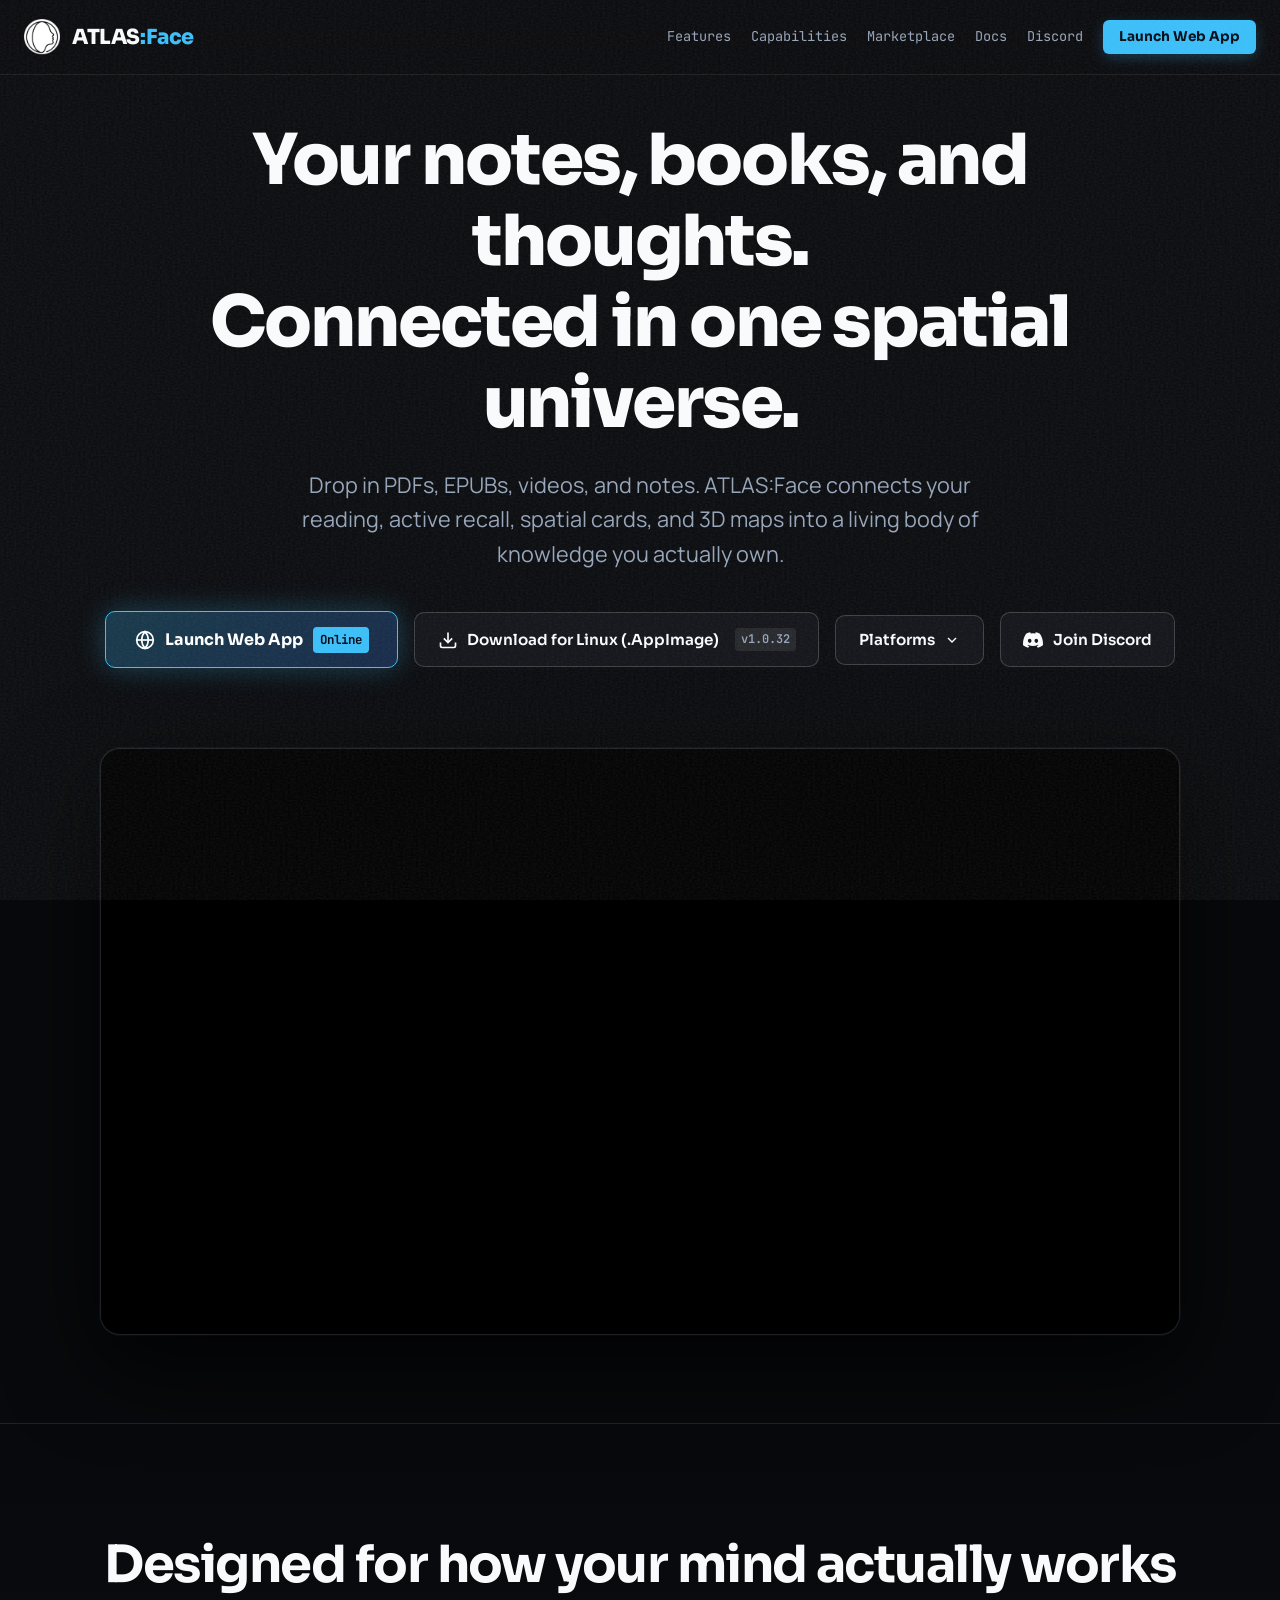
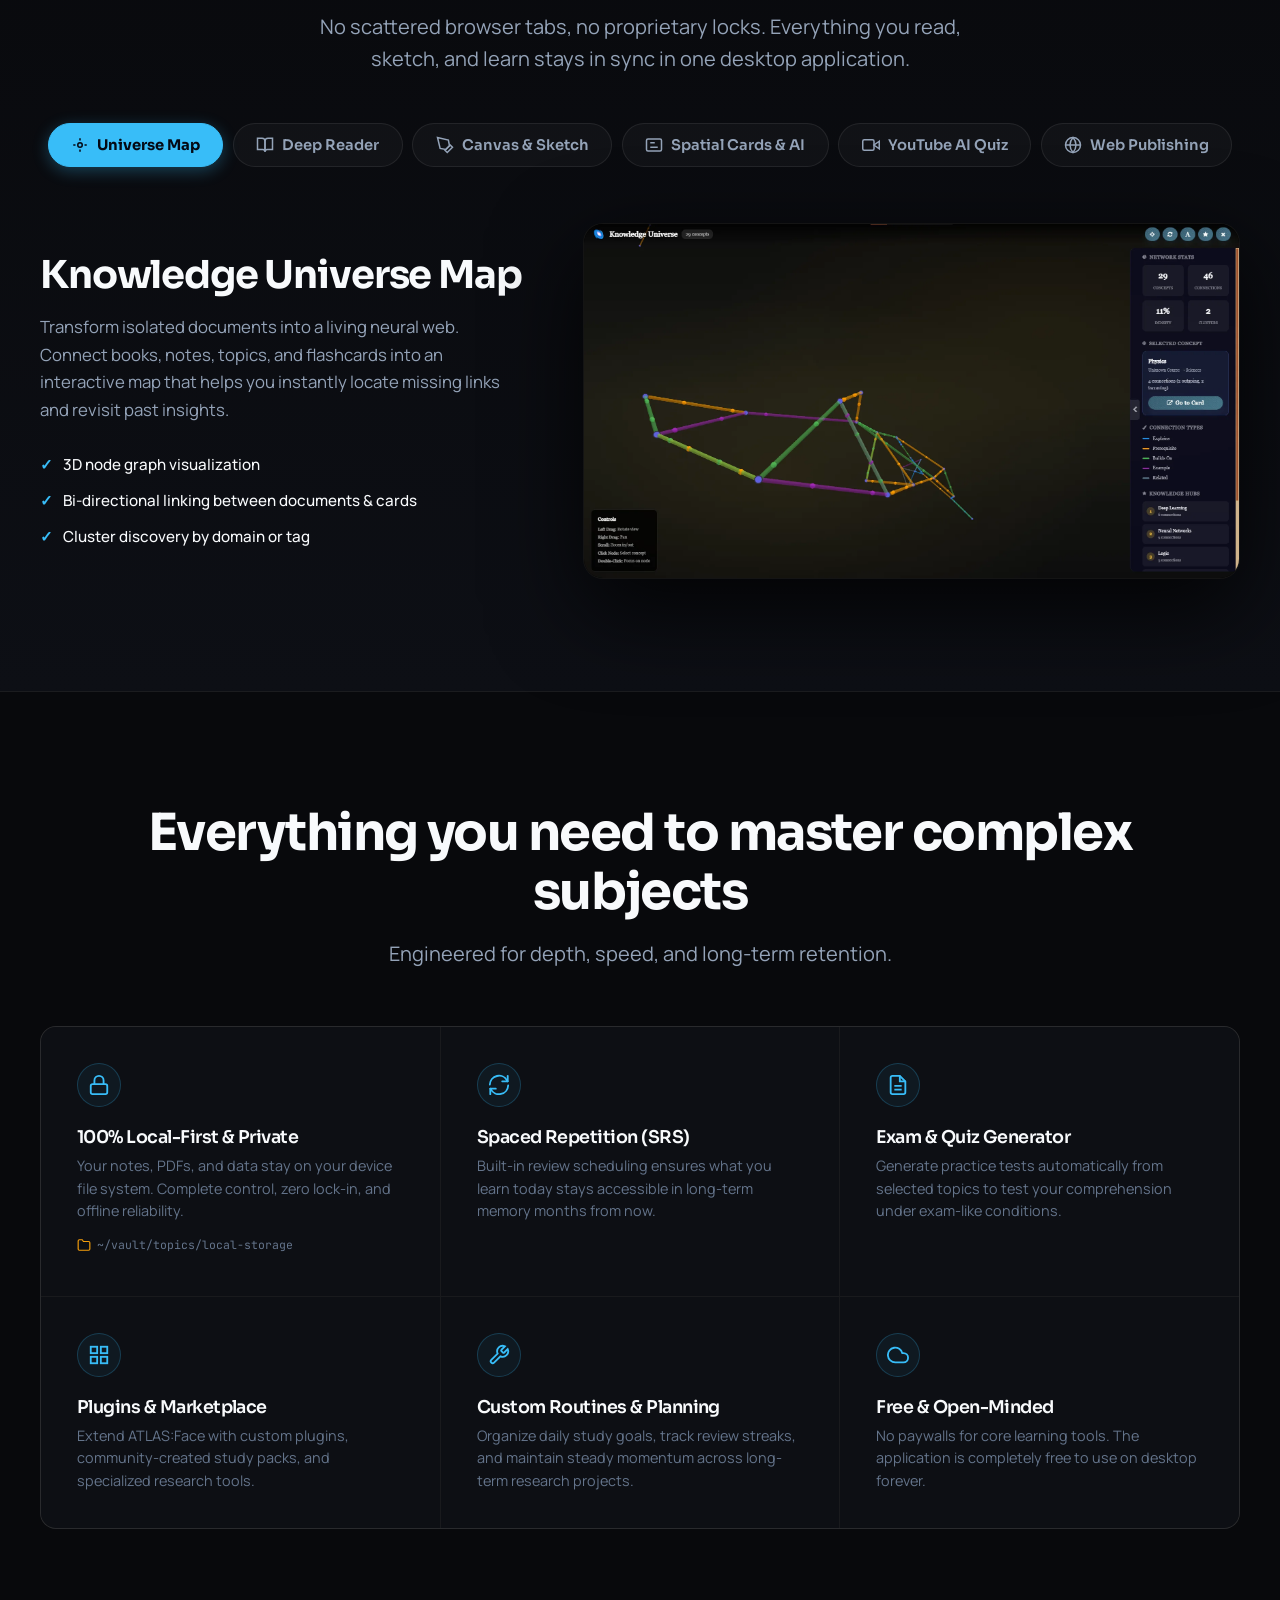
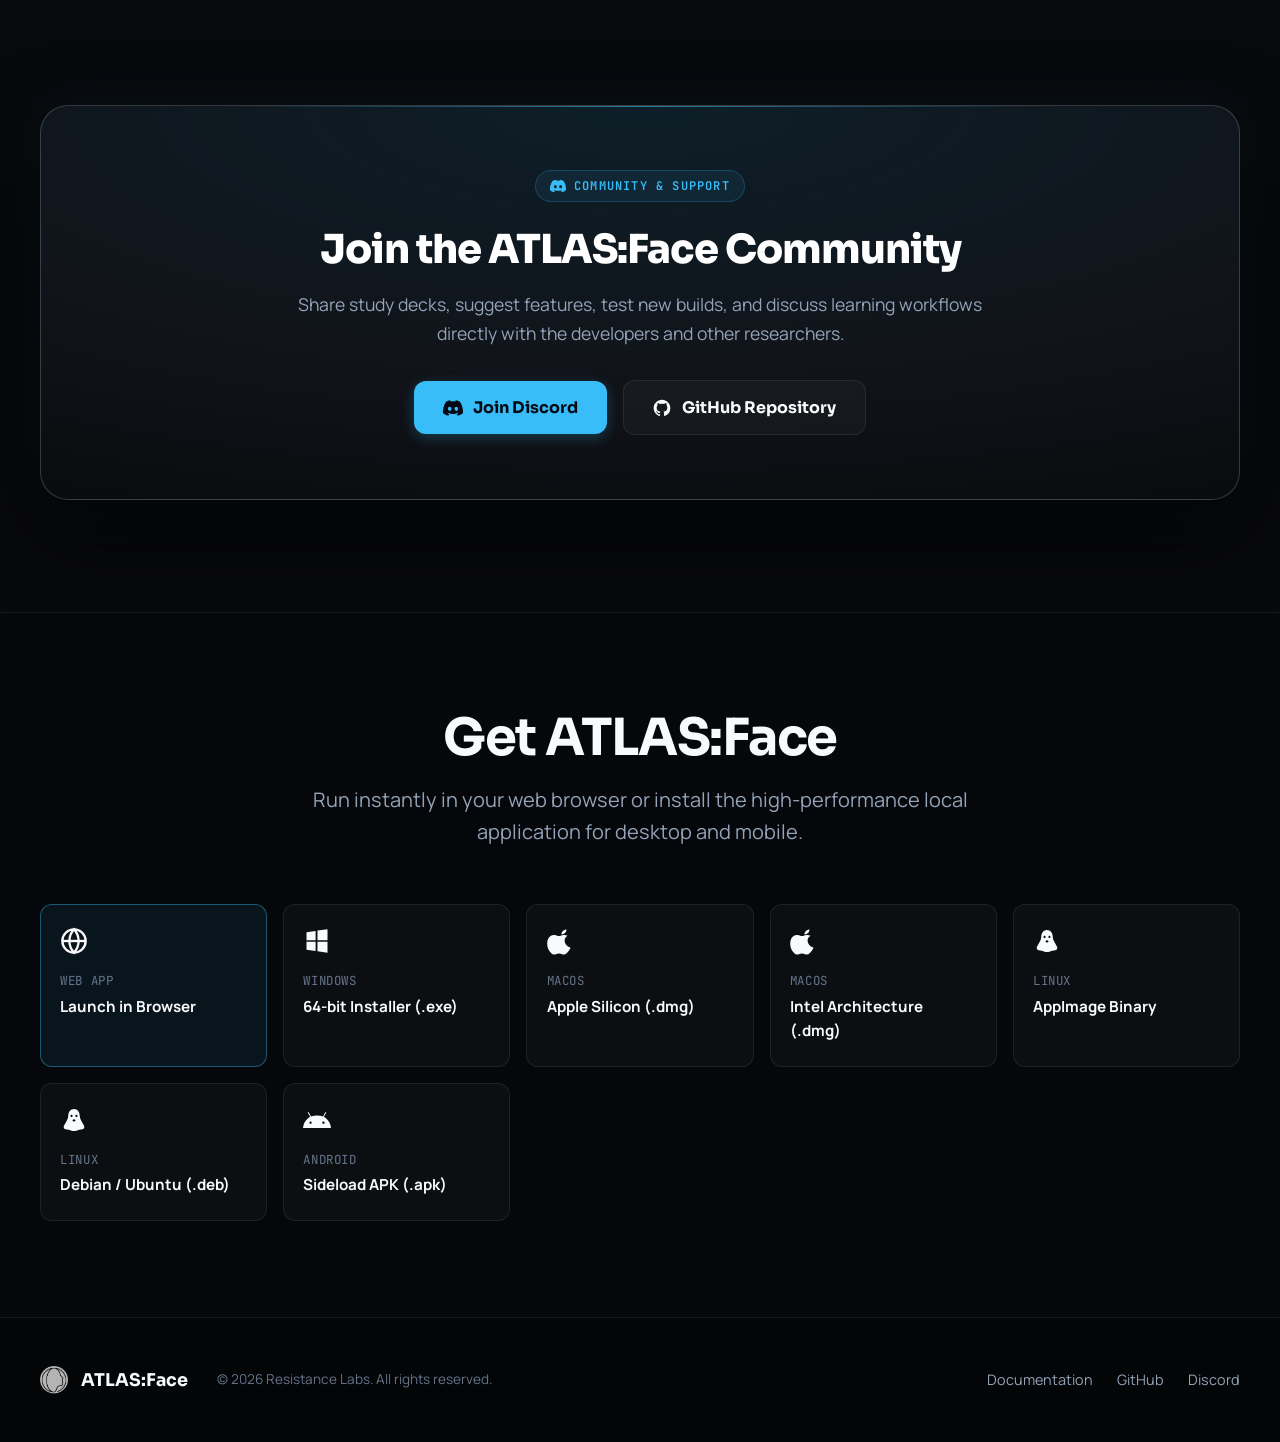
<file: index.html>
<!DOCTYPE html>
<html lang="en">
  <head>
    <meta charset="UTF-8" />
    <link rel="icon" type="image/png" href="favicon.png" />
    <meta name="viewport" content="width=device-width, initial-scale=1.0" />
    <title>ATLAS:Face - Your Personal Knowledge System</title>
    <meta name="description" content="Turn what you read, watch, write, and discover into a living knowledge system with notes, cards, maps, AI conversations, and review loops.">
    <link rel="canonical" href="https://atlasface.resistancelabs.tech/" />
    <meta name="theme-color" content="#08090c" />
    <meta property="og:type" content="website" />
    <meta property="og:site_name" content="ATLAS:Face" />
    <meta property="og:url" content="https://atlasface.resistancelabs.tech/" />
    <meta property="og:title" content="ATLAS:Face - Your Personal Knowledge System" />
    <meta property="og:description" content="Turn what you read, watch, write, and discover into a living knowledge system with notes, cards, maps, AI conversations, and review loops." />
    <meta property="og:image" content="https://atlasface.resistancelabs.tech/journal.png" />
    <meta property="og:image:secure_url" content="https://atlasface.resistancelabs.tech/journal.png" />
    <meta property="og:image:type" content="image/png" />
    <meta property="og:image:width" content="1920" />
    <meta property="og:image:height" content="1041" />
    <meta property="og:image:alt" content="ATLAS:Face knowledge workspace" />
    <meta name="twitter:card" content="summary_large_image" />
    <meta name="twitter:title" content="ATLAS:Face - Your Personal Knowledge System" />
    <meta name="twitter:description" content="Turn what you read, watch, write, and discover into a living knowledge system with notes, cards, maps, AI conversations, and review loops." />
    <meta name="twitter:image" content="https://atlasface.resistancelabs.tech/journal.png" />
    <link rel="preconnect" href="https://fonts.googleapis.com">
    <link href="https://fonts.googleapis.com/css2?family=Manrope:wght@300;400;500;600;700;800&family=Sora:wght@300;400;500;600;700;800&family=JetBrains+Mono:wght@400;500;600&display=swap" rel="stylesheet">
    <script type="module" crossorigin src="./assets/main-Dpxww3ci.js"></script>
    <link rel="modulepreload" crossorigin href="./assets/style-CBMBsLpK.js">
    <link rel="modulepreload" crossorigin href="./assets/downloads-SmvUJAeM.js">
    <link rel="stylesheet" crossorigin href="./assets/style-CnVQhHcg.css">
  </head>
  <body>
    <!-- App Noise SVG Texture -->
    <svg class="grain-svg" viewBox="0 0 400 400" preserveAspectRatio="none" xmlns="http://www.w3.org/2000/svg" aria-hidden="true">
      <filter id="noiseFilter">
        <feTurbulence type="fractalNoise" baseFrequency="1.25" numOctaves="2" seed="23" stitchTiles="stitch"/>
        <feColorMatrix type="saturate" values="0"/>
        <feComponentTransfer>
          <feFuncR type="discrete" tableValues=".32 .46 .58 .7 .82 1"/>
          <feFuncG type="discrete" tableValues=".32 .46 .58 .7 .82 1"/>
          <feFuncB type="discrete" tableValues=".32 .46 .58 .7 .82 1"/>
          <feFuncA type="table" tableValues="0 .68"/>
        </feComponentTransfer>
      </filter>
      <rect width="100%" height="100%" filter="url(#noiseFilter)"/>
    </svg>

    <!-- Header / Navbar -->
    <nav class="navbar">
      <div class="nav-container">
        <a href="#" class="logo">
          <img src="final.webp" alt="ATLAS:Face Logo" width="28" height="28" decoding="async" />
          <span class="logo-text">ATLAS<span class="logo-accent">:Face</span></span>
        </a>
        <div class="nav-links">
          <a href="#features" class="nav-link">Features</a>
          <a href="#capabilities" class="nav-link">Capabilities</a>
          <a href="marketplace.html" class="nav-link">Marketplace</a>
          <a href="docs.html" class="nav-link">Docs</a>
          <a href="https://discord.com/invite/Y2RJkDJRW2" target="_blank" rel="noopener" class="nav-link">Discord</a>
          <a href="app/" class="btn-primary btn-nav">
            Launch Web App
          </a>
        </div>
      </div>
    </nav>

    <main id="main-content">
      <!-- Hero Section -->
      <section class="hero-section">
        <div class="hero-container">

          <h1 class="hero-title">
            Your notes, books, and thoughts.<br />
            <span class="gradient-text">Connected in one spatial universe.</span>
          </h1>

          <p class="hero-subtitle">
            Drop in PDFs, EPUBs, videos, and notes. ATLAS:Face connects your reading, active recall, spatial cards, and 3D maps into a living body of knowledge you actually own.
          </p>


          <div class="hero-actions">
            <a href="app/" class="btn-primary btn-hero">
              <svg class="btn-icon" viewBox="0 0 24 24" fill="none" stroke="currentColor" stroke-width="2"><circle cx="12" cy="12" r="10"></circle><line x1="2" y1="12" x2="22" y2="12"></line><path d="M12 2a15.3 15.3 0 0 1 4 10 15.3 15.3 0 0 1-4 10 15.3 15.3 0 0 1-4-10 15.3 15.3 0 0 1 4-10z"></path></svg>
              <span>Launch Web App</span>
              <span class="build-tag">Online</span>
            </a>
            <a href="https://github.com/Resistance-Labs-Tech/atlasface/releases/download/v1.0.32/ATLASFace-Setup-1.0.32.exe" id="primary-download-btn" class="btn-secondary btn-hero" data-download-kind="windows-installer" download>
              <svg class="btn-icon" viewBox="0 0 24 24" fill="none" stroke="currentColor" stroke-width="2"><path d="M21 15v4a2 2 0 0 1-2 2H5a2 2 0 0 1-2-2v-4"></path><polyline points="7 10 12 15 17 10"></polyline><line x1="12" y1="15" x2="12" y2="3"></line></svg>
              <span id="primary-download-text">Download App</span>
              <span class="build-tag" data-release-tag>v1.0.32</span>
            </a>
            <div class="download-dropdown-wrapper">
              <button type="button" class="btn-secondary btn-hero dropdown-trigger" id="platform-dropdown-btn">
                <span>Platforms</span>
                <svg width="16" height="16" viewBox="0 0 24 24" fill="none" stroke="currentColor" stroke-width="2"><polyline points="6 9 12 15 18 9"></polyline></svg>
              </button>
              <div class="dropdown-menu" id="platform-dropdown-menu">
                <a href="app/" class="dropdown-item">
                  <strong>Web Browser</strong> <span>Instant Online</span>
                </a>
                <a href="https://github.com/Resistance-Labs-Tech/atlasface/releases/download/v1.0.32/ATLASFace-Setup-1.0.32.exe" data-download-kind="windows-installer" download class="dropdown-item">
                  <strong>Windows</strong> <span>.exe Installer</span>
                </a>
                <a href="https://github.com/Resistance-Labs-Tech/atlasface/releases/download/v1.0.32/ATLASFace-1.0.32-arm64.dmg" data-download-kind="macos-arm64" download class="dropdown-item">
                  <strong>macOS</strong> <span>Apple Silicon</span>
                </a>
                <a href="https://github.com/Resistance-Labs-Tech/atlasface/releases/download/v1.0.32/ATLASFace-1.0.32-x64.dmg" data-download-kind="macos-x64" download class="dropdown-item">
                  <strong>macOS</strong> <span>Intel</span>
                </a>
                <a href="https://github.com/Resistance-Labs-Tech/atlasface/releases/download/v1.0.32/ATLASFace-1.0.32.AppImage" data-download-kind="linux-appimage" download class="dropdown-item">
                  <strong>Linux</strong> <span>AppImage</span>
                </a>
                <a href="https://github.com/Resistance-Labs-Tech/atlasface/releases/download/v1.0.32/ATLASFace-1.0.32.deb" data-download-kind="linux-deb" download class="dropdown-item">
                  <strong>Linux</strong> <span>.deb</span>
                </a>
                <a href="https://github.com/Resistance-Labs-Tech/atlasface/releases/download/v1.0.32/ATLASFace-1.0.32.apk" data-download-kind="android-apk" download class="dropdown-item">
                  <strong>Android</strong> <span>.apk Sideload</span>
                </a>
              </div>
            </div>
            <a href="https://discord.com/invite/Y2RJkDJRW2" target="_blank" rel="noopener" class="btn-secondary btn-hero">
              <svg class="btn-icon" viewBox="0 0 24 24" fill="currentColor"><path d="M20.32 4.37A19.8 19.8 0 0 0 15.36 2.8a13.8 13.8 0 0 0-.64 1.33 18.27 18.27 0 0 0-5.44 0 13.8 13.8 0 0 0-.64-1.33 19.8 19.8 0 0 0-4.96 1.57C.54 9.09-.32 13.7.1 18.25a19.9 19.9 0 0 0 6.08 3.05 14.7 14.7 0 0 0 1.3-2.1 12.9 12.9 0 0 1-2.05-.98c.17-.12.34-.25.5-.38a14.1 14.1 0 0 0 12.14 0c.16.13.33.26.5.38-.65.38-1.33.71-2.05.98.37.73.8 1.43 1.3 2.1a19.9 19.9 0 0 0 6.08-3.05c.5-5.27-.85-9.84-3.58-13.88ZM8.03 15.46c-1.18 0-2.16-1.1-2.16-2.44 0-1.35.96-2.45 2.16-2.45 1.2 0 2.18 1.11 2.16 2.45 0 1.35-.96 2.44-2.16 2.44Zm7.94 0c-1.18 0-2.16-1.1-2.16-2.44 0-1.35.96-2.45 2.16-2.45 1.2 0 2.18 1.11 2.16 2.45 0 1.35-.96 2.44-2.16 2.44Z"/></svg>
              <span>Join Discord</span>
            </a>
          </div>


          <!-- App Preview Frame Mockup -->
          <div class="hero-mockup-wrapper">
            <div class="window-frame">
              <div class="window-body">
                <picture>
                  <source type="image/webp" media="(max-width: 768px)" srcset="journal-mobile.webp">
                  <source type="image/webp" srcset="journal.webp">
                  <source type="image/png" media="(max-width: 768px)" srcset="journal.png">
                  <img src="journal.webp" alt="ATLAS:Face Main Workspace" class="mockup-img" width="1080" height="675" fetchpriority="high" decoding="async" />
                </picture>
              </div>
            </div>
          </div>

        </div>
      </section>

      <!-- Interactive Feature Studio Section -->
      <section class="studio-section" id="features">
        <div class="section-container">
          <div class="section-header text-center">
            <h2 class="section-title">Designed for how your mind actually works</h2>
            <p class="section-subtitle">No scattered browser tabs, no proprietary locks. Everything you read, sketch, and learn stays in sync in one desktop application.</p>
          </div>

          <!-- Feature Studio Tabs Navigation -->
          <div class="studio-tabs-nav" role="tablist">
            <button role="tab" aria-selected="true" class="studio-tab active" data-tab="tab-map">
              <svg width="18" height="18" viewBox="0 0 24 24" fill="none" stroke="currentColor" stroke-width="2"><circle cx="12" cy="12" r="3"></circle><path d="M3 12h3m12 0h3M12 3v3m0 12v3"></path></svg>
              <span>Universe Map</span>
            </button>
            <button role="tab" aria-selected="false" class="studio-tab" data-tab="tab-reader">
              <svg width="18" height="18" viewBox="0 0 24 24" fill="none" stroke="currentColor" stroke-width="2"><path d="M2 3h6a4 4 0 0 1 4 4v14a3 3 0 0 0-3-3H2z"></path><path d="M22 3h-6a4 4 0 0 0-4 4v14a3 3 0 0 1 3-3h7z"></path></svg>
              <span>Deep Reader</span>
            </button>
            <button role="tab" aria-selected="false" class="studio-tab" data-tab="tab-canvas">
              <svg width="18" height="18" viewBox="0 0 24 24" fill="none" stroke="currentColor" stroke-width="2"><path d="M12 19l7-7 3 3-7 7-3-3z"></path><path d="M18 13l-1.5-7.5L2 2l3.5 14.5L13 18l5-5z"></path></svg>
              <span>Canvas & Sketch</span>
            </button>
            <button role="tab" aria-selected="false" class="studio-tab" data-tab="tab-cards">
              <svg width="18" height="18" viewBox="0 0 24 24" fill="none" stroke="currentColor" stroke-width="2"><rect x="2" y="4" width="20" height="16" rx="2"></rect><path d="M7 15h10M7 9h6"></path></svg>
              <span>Spatial Cards & AI</span>
            </button>
            <button role="tab" aria-selected="false" class="studio-tab" data-tab="tab-youtube">
              <svg width="18" height="18" viewBox="0 0 24 24" fill="none" stroke="currentColor" stroke-width="2"><polygon points="23 7 16 12 23 17 23 7"></polygon><rect x="1" y="5" width="15" height="14" rx="2" ry="2"></rect></svg>
              <span>YouTube AI Quiz</span>
            </button>
            <button role="tab" aria-selected="false" class="studio-tab" data-tab="tab-publish">
              <svg width="18" height="18" viewBox="0 0 24 24" fill="none" stroke="currentColor" stroke-width="2"><circle cx="12" cy="12" r="10"></circle><line x1="2" y1="12" x2="22" y2="12"></line><path d="M12 2a15.3 15.3 0 0 1 4 10 15.3 15.3 0 0 1-4 10 15.3 15.3 0 0 1-4-10 15.3 15.3 0 0 1 4-10z"></path></svg>
              <span>Web Publishing</span>
            </button>
          </div>

          <!-- Feature Studio Content Panels -->
          <div class="studio-panels">
            
            <!-- Panel 1: Knowledge Map -->
            <div class="studio-panel active" id="tab-map" role="tabpanel">
              <div class="panel-layout">
                <div class="panel-info">
                  <h3>Knowledge Universe Map</h3>
                  <p>Transform isolated documents into a living neural web. Connect books, notes, topics, and flashcards into an interactive map that helps you instantly locate missing links and revisit past insights.</p>
                  <ul class="panel-bullets">
                    <li>3D node graph visualization</li>
                    <li>Bi-directional linking between documents & cards</li>
                    <li>Cluster discovery by domain or tag</li>
                  </ul>
                </div>
                <div class="panel-media">
                  <div class="media-frame">
                    <picture>
                      <source type="image/webp" media="(max-width: 768px)" srcset="knowledgeuniverse-mobile.webp">
                      <source type="image/webp" srcset="knowledgeuniverse.webp">
                      <img src="knowledgeuniverse.webp" alt="Knowledge Universe Map in ATLAS:Face" loading="lazy" decoding="async" width="800" height="500" />
                    </picture>
                  </div>
                </div>
              </div>
            </div>

            <!-- Panel 2: Deep Reader -->
            <div class="studio-panel" id="tab-reader" role="tabpanel">
              <div class="panel-layout">
                <div class="panel-info">
                  <h3>Native PDF & EPUB Reader</h3>
                  <p>Read textbooks, research papers, and books directly inside the workspace. Extract highlights directly into flashcards or notebook margin notes without switching applications.</p>
                  <ul class="panel-bullets">
                    <li>Native PDF and EPUB rendering</li>
                    <li>Instant highlight-to-card pipeline</li>
                    <li>Split-screen side-by-side note taking</li>
                  </ul>
                </div>
                <div class="panel-media">
                  <div class="media-frame">
                    <picture>
                      <source type="image/webp" media="(max-width: 768px)" srcset="readingepub-mobile.webp">
                      <source type="image/webp" srcset="readingepub.webp">
                      <img src="readingepub.webp" alt="PDF and EPUB Reader View" loading="lazy" decoding="async" width="800" height="500" />
                    </picture>
                  </div>
                </div>
              </div>
            </div>

            <!-- Panel 3: Canvas & Sketch -->
            <div class="studio-panel" id="tab-canvas" role="tabpanel">
              <div class="panel-layout">
                <div class="panel-info">
                  <h3>Visual Canvas & Drawing</h3>
                  <p>Write, sketch, and diagram freehand alongside your reading material. Combine typed markdown with fluid handwriting for complex concepts that text alone cannot capture.</p>
                  <ul class="panel-bullets">
                    <li>Pen & tablet drawing support</li>
                    <li>Embedded topic canvas diagrams</li>
                    <li>Seamless combination of handwriting and text</li>
                  </ul>
                </div>
                <div class="panel-media">
                  <div class="media-frame">
                    <video src="drawingintopicview.mp4" poster="drawingintopicview-poster.webp" muted loop playsinline preload="none"></video>
                  </div>
                </div>
              </div>
            </div>

            <!-- Panel 4: Cards & AI -->
            <div class="studio-panel" id="tab-cards" role="tabpanel">
              <div class="panel-layout">
                <div class="panel-info">
                  <h3>Spatial Cards & AI Assistant</h3>
                  <p>Arrange flashcards on a spatial workspace, test your retention, and converse with an AI assistant trained directly on your selected study sources.</p>
                  <ul class="panel-bullets">
                    <li>Freeform spatial card arrangement</li>
                    <li>Context-aware AI partner for difficult concepts</li>
                    <li>Automatic card creation from reading passages</li>
                  </ul>
                </div>
                <div class="panel-media">
                  <div class="media-frame">
                    <video src="cardview.mp4" poster="cardview-poster.webp" muted loop playsinline preload="none"></video>
                  </div>
                </div>
              </div>
            </div>

            <!-- Panel 5: YouTube Quiz -->
            <div class="studio-panel" id="tab-youtube" role="tabpanel">
              <div class="panel-layout">
                <div class="panel-info">
                  <h3>Active Video Learning & AI Quiz</h3>
                  <p>Stop watching videos passively. ATLAS:Face inspects transcripts in real time to generate comprehension checks, key takeaway summaries, and quiz questions as you watch.</p>
                  <ul class="panel-bullets">
                    <li>Interactive YouTube video player</li>
                    <li>Real-time transcript analysis & AI quizzes</li>
                    <li>Timestamped bookmarking directly into notes</li>
                  </ul>
                </div>
                <div class="panel-media">
                  <div class="media-frame">
                    <video src="youtubeaiquiz.mp4" poster="youtubeaiquiz-poster.webp" muted loop playsinline preload="none"></video>
                  </div>
                </div>
              </div>
            </div>

            <!-- Panel 6: Publishing -->
            <div class="studio-panel" id="tab-publish" role="tabpanel">
              <div class="panel-layout">
                <div class="panel-info">
                  <h3>One-Click Web Publishing</h3>
                  <p>Turn any topic, synthesis, or document into a clean, publishable web page. Share your research with colleagues or students without leaving your desktop app.</p>
                  <ul class="panel-bullets">
                    <li>Clean web output generation</li>
                    <li>Preserves markdown formatting, media, and diagrams</li>
                    <li>No complex web hosting configuration required</li>
                  </ul>
                </div>
                <div class="panel-media">
                  <div class="media-frame">
                    <picture>
                      <source type="image/webp" media="(max-width: 768px)" srcset="publishtopics-mobile.webp">
                      <source type="image/webp" srcset="publishtopics.webp">
                      <img src="publishtopics.webp" alt="Publishing notes from ATLAS:Face" loading="lazy" decoding="async" width="800" height="500" />
                    </picture>
                  </div>
                </div>
              </div>
            </div>

          </div>
        </div>
      </section>

      <!-- Core Capabilities Grid Section -->
      <section class="capabilities-section" id="capabilities">
        <div class="section-container">
          <div class="section-header text-center">
            <h2 class="section-title">Everything you need to master complex subjects</h2>
            <p class="section-subtitle">Engineered for depth, speed, and long-term retention.</p>
          </div>

          <div class="capabilities-grid">
            <div class="capability-card">
              <div class="capability-icon">
                <svg width="22" height="22" viewBox="0 0 24 24" fill="none" stroke="currentColor" stroke-width="2"><rect x="3" y="11" width="18" height="11" rx="2" ry="2"></rect><path d="M7 11V7a5 5 0 0 1 10 0v4"></path></svg>
              </div>
              <h3>100% Local-First &amp; Private</h3>
              <p>Your notes, PDFs, and data stay on your device file system. Complete control, zero lock-in, and offline reliability.</p>
              <div class="path-display">
                <svg width="14" height="14" viewBox="0 0 24 24" fill="none" stroke="currentColor" stroke-width="2"><path d="M22 19a2 2 0 0 1-2 2H4a2 2 0 0 1-2-2V5a2 2 0 0 1 2-2h5l2 3h9a2 2 0 0 1 2 2z"></path></svg>
                <span>~/vault/topics/local-storage</span>
              </div>
            </div>

            <div class="capability-card">
              <div class="capability-icon">
                <svg width="22" height="22" viewBox="0 0 24 24" fill="none" stroke="currentColor" stroke-width="2" stroke-linecap="round" stroke-linejoin="round">
                  <path d="M21.5 2v6h-6"></path>
                  <path d="M2.5 22v-6h6"></path>
                  <path d="M2 11.5a10 10 0 0 1 18.8-4.3L21.5 8"></path>
                  <path d="M22 12.5a10 10 0 0 1-18.8 4.2L2.5 16"></path>
                </svg>
              </div>
              <h3>Spaced Repetition (SRS)</h3>
              <p>Built-in review scheduling ensures what you learn today stays accessible in long-term memory months from now.</p>
            </div>

            <div class="capability-card">
              <div class="capability-icon">
                <svg width="22" height="22" viewBox="0 0 24 24" fill="none" stroke="currentColor" stroke-width="2"><path d="M14 2H6a2 2 0 0 0-2 2v16a2 2 0 0 0 2 2h12a2 2 0 0 0 2-2V8z"></path><polyline points="14 2 14 8 20 8"></polyline><line x1="16" y1="13" x2="8" y2="13"></line><line x1="16" y1="17" x2="8" y2="17"></line></svg>
              </div>
              <h3>Exam &amp; Quiz Generator</h3>
              <p>Generate practice tests automatically from selected topics to test your comprehension under exam-like conditions.</p>
            </div>

            <div class="capability-card">
              <div class="capability-icon">
                <svg width="22" height="22" viewBox="0 0 24 24" fill="none" stroke="currentColor" stroke-width="2"><rect x="3" y="3" width="7" height="7"></rect><rect x="14" y="3" width="7" height="7"></rect><rect x="14" y="14" width="7" height="7"></rect><rect x="3" y="14" width="7" height="7"></rect></svg>
              </div>
              <h3>Plugins &amp; Marketplace</h3>
              <p>Extend ATLAS:Face with custom plugins, community-created study packs, and specialized research tools.</p>
            </div>

            <div class="capability-card">
              <div class="capability-icon">
                <svg width="22" height="22" viewBox="0 0 24 24" fill="none" stroke="currentColor" stroke-width="2"><path d="M14.7 6.3a1 1 0 0 0 0 1.4l1.6 1.6a1 1 0 0 0 1.4 0l3.77-3.77a6 6 0 0 1-7.94 7.94l-6.91 6.91a2.12 2.12 0 0 1-3-3l6.91-6.91a6 6 0 0 1 7.94-7.94l-3.76 3.76z"></path></svg>
              </div>
              <h3>Custom Routines &amp; Planning</h3>
              <p>Organize daily study goals, track review streaks, and maintain steady momentum across long-term research projects.</p>
            </div>

            <div class="capability-card">
              <div class="capability-icon">
                <svg width="22" height="22" viewBox="0 0 24 24" fill="none" stroke="currentColor" stroke-width="2"><path d="M18 10h-1.26A8 8 0 1 0 9 20h9a5 5 0 0 0 0-10z"></path></svg>
              </div>
              <h3>Free &amp; Open-Minded</h3>
              <p>No paywalls for core learning tools. The application is completely free to use on desktop forever.</p>
            </div>
          </div>

        </div>
      </section>

      <!-- Community CTA Section -->
      <section class="community-cta-section">
        <div class="section-container">
          <div class="community-card">
            <div class="community-card-content">
              <div class="community-badge-top">
                <svg width="18" height="18" viewBox="0 0 24 24" fill="currentColor"><path d="M20.32 4.37A19.8 19.8 0 0 0 15.36 2.8a13.8 13.8 0 0 0-.64 1.33 18.27 18.27 0 0 0-5.44 0 13.8 13.8 0 0 0-.64-1.33 19.8 19.8 0 0 0-4.96 1.57C.54 9.09-.32 13.7.1 18.25a19.9 19.9 0 0 0 6.08 3.05 14.7 14.7 0 0 0 1.3-2.1 12.9 12.9 0 0 1-2.05-.98c.17-.12.34-.25.5-.38a14.1 14.1 0 0 0 12.14 0c.16.13.33.26.5.38-.65.38-1.33.71-2.05.98.37.73.8 1.43 1.3 2.1a19.9 19.9 0 0 0 6.08-3.05c.5-5.27-.85-9.84-3.58-13.88ZM8.03 15.46c-1.18 0-2.16-1.1-2.16-2.44 0-1.35.96-2.45 2.16-2.45 1.2 0 2.18 1.11 2.16 2.45 0 1.35-.96 2.44-2.16 2.44Zm7.94 0c-1.18 0-2.16-1.1-2.16-2.44 0-1.35.96-2.45 2.16-2.45 1.2 0 2.18 1.11 2.16 2.45 0 1.35-.96 2.44-2.16 2.44Z"/></svg>
                <span>Community &amp; Support</span>
              </div>
              <h2>Join the ATLAS:Face Community</h2>
              <p>Share study decks, suggest features, test new builds, and discuss learning workflows directly with the developers and other researchers.</p>
              <div class="community-card-actions">
                <a href="https://discord.com/invite/Y2RJkDJRW2" target="_blank" rel="noopener" class="btn-primary btn-lg">
                  <svg class="btn-icon" viewBox="0 0 24 24" fill="currentColor"><path d="M20.32 4.37A19.8 19.8 0 0 0 15.36 2.8a13.8 13.8 0 0 0-.64 1.33 18.27 18.27 0 0 0-5.44 0 13.8 13.8 0 0 0-.64-1.33 19.8 19.8 0 0 0-4.96 1.57C.54 9.09-.32 13.7.1 18.25a19.9 19.9 0 0 0 6.08 3.05 14.7 14.7 0 0 0 1.3-2.1 12.9 12.9 0 0 1-2.05-.98c.17-.12.34-.25.5-.38a14.1 14.1 0 0 0 12.14 0c.16.13.33.26.5.38-.65.38-1.33.71-2.05.98.37.73.8 1.43 1.3 2.1a19.9 19.9 0 0 0 6.08-3.05c.5-5.27-.85-9.84-3.58-13.88ZM8.03 15.46c-1.18 0-2.16-1.1-2.16-2.44 0-1.35.96-2.45 2.16-2.45 1.2 0 2.18 1.11 2.16 2.45 0 1.35-.96 2.44-2.16 2.44Zm7.94 0c-1.18 0-2.16-1.1-2.16-2.44 0-1.35.96-2.45 2.16-2.45 1.2 0 2.18 1.11 2.16 2.45 0 1.35-.96 2.44-2.16 2.44Z"/></svg>
                  <span>Join Discord</span>
                </a>
                <a href="https://github.com/Resistance-Labs-Tech/atlasface" target="_blank" rel="noopener" class="btn-secondary btn-lg">
                  <svg class="btn-icon" viewBox="0 0 24 24" fill="currentColor"><path d="M12 2C6.477 2 2 6.484 2 12.017c0 4.425 2.865 8.18 6.839 9.504.5.092.682-.217.682-.483 0-.237-.008-.868-.013-1.703-2.782.605-3.369-1.343-3.369-1.343-.454-1.158-1.11-1.466-1.11-1.466-.908-.62.069-.608.069-.608 1.003.07 1.53 1.032 1.53 1.032.892 1.53 2.341 1.088 2.91.832.092-.647.35-1.088.636-1.338-2.22-.253-4.555-1.113-4.555-4.951 0-1.093.39-1.988 1.029-2.688-.103-.253-.446-1.272.098-2.65 0 0 .84-.27 2.75 1.026A9.564 9.564 0 0112 6.844c.85.004 1.705.115 2.504.337 1.909-1.296 2.747-1.027 2.747-1.027.546 1.379.202 2.398.1 2.651.64.7 1.028 1.595 1.028 2.688 0 3.848-2.339 4.695-4.566 4.943.359.309.678.92.678 1.855 0 1.338-.012 2.419-.012 2.747 0 .268.18.58.688.482A10.019 10.019 0 0022 12.017C22 6.484 17.522 2 12 2z"/></svg>
                  <span>GitHub Repository</span>
                </a>
              </div>
            </div>
          </div>
        </div>
      </section>

      <!-- Download Section -->
      <section class="download-section" id="download">
        <div class="section-container text-center">
          <h2 class="section-title">Get ATLAS:Face</h2>
          <p class="section-subtitle">Run instantly in your web browser or install the high-performance local application for desktop and mobile.</p>

          <div class="download-grid" id="download-options">
            <a href="app/" class="download-card primary" target="_blank" rel="noopener">
              <div class="download-card-icon">
                <svg viewBox="0 0 24 24" fill="none" stroke="currentColor" stroke-width="2"><circle cx="12" cy="12" r="10"></circle><line x1="2" y1="12" x2="22" y2="12"></line><path d="M12 2a15.3 15.3 0 0 1 4 10 15.3 15.3 0 0 1-4 10 15.3 15.3 0 0 1-4-10 15.3 15.3 0 0 1 4-10z"></path></svg>
              </div>
              <div class="download-card-text">
                <span class="platform-name">Web App</span>
                <strong>Launch in Browser</strong>
              </div>
            </a>

            <a href="https://github.com/Resistance-Labs-Tech/atlasface/releases/download/v1.0.32/ATLASFace-Setup-1.0.32.exe" class="download-card" data-download-kind="windows-installer" download>
              <div class="download-card-icon">
                <svg viewBox="0 0 24 24" fill="currentColor"><path d="M3 4.5 10.8 3.4v7.9H3V4.5Zm9.4-1.4L21 2v9.3h-8.6V3.1ZM3 12.7h7.8v7.9L3 19.5v-6.8Zm9.4 0H21V22l-8.6-1.2v-8.1Z"/></svg>
              </div>
              <div class="download-card-text">
                <span class="platform-name">Windows</span>
                <strong>64-bit Installer (.exe)</strong>
              </div>
            </a>

            <a href="https://github.com/Resistance-Labs-Tech/atlasface/releases/download/v1.0.32/ATLASFace-1.0.32-arm64.dmg" class="download-card" data-download-kind="macos-arm64" download>
              <div class="download-card-icon">
                <svg viewBox="0 0 24 24" fill="currentColor"><path d="M16.6 2.2c.1 1.1-.4 2.2-1.2 3-.8.8-1.9 1.3-3 1.2-.1-1 .4-2.1 1.2-2.9.8-.8 2-1.3 3-1.3Zm3.6 15.5c-.5 1.1-.8 1.6-1.5 2.6-1 1.5-2.5 3.3-4.3 3.3-1.6 0-2-.9-4.1-.9-2.2 0-2.6.9-4.2.9-1.8 0-3.2-1.7-4.2-3.2C-.4 16.6-.8 10.1 3.3 7.5c1.3-.8 2.9-.9 4.3-.4.8.3 1.5.7 2.7.7 1.1 0 1.8-.4 2.7-.7 1.5-.5 3.3-.4 4.6.5-4 2.2-3.3 8.1 2.6 10.1Z"/></svg>
              </div>
              <div class="download-card-text">
                <span class="platform-name">macOS</span>
                <strong>Apple Silicon (.dmg)</strong>
              </div>
            </a>

            <a href="https://github.com/Resistance-Labs-Tech/atlasface/releases/download/v1.0.32/ATLASFace-1.0.32-x64.dmg" class="download-card" data-download-kind="macos-x64" download>
              <div class="download-card-icon">
                <svg viewBox="0 0 24 24" fill="currentColor"><path d="M16.6 2.2c.1 1.1-.4 2.2-1.2 3-.8.8-1.9 1.3-3 1.2-.1-1 .4-2.1 1.2-2.9.8-.8 2-1.3 3-1.3Zm3.6 15.5c-.5 1.1-.8 1.6-1.5 2.6-1 1.5-2.5 3.3-4.3 3.3-1.6 0-2-.9-4.1-.9-2.2 0-2.6.9-4.2.9-1.8 0-3.2-1.7-4.2-3.2C-.4 16.6-.8 10.1 3.3 7.5c1.3-.8 2.9-.9 4.3-.4.8.3 1.5.7 2.7.7 1.1 0 1.8-.4 2.7-.7 1.5-.5 3.3-.4 4.6.5-4 2.2-3.3 8.1 2.6 10.1Z"/></svg>
              </div>
              <div class="download-card-text">
                <span class="platform-name">macOS</span>
                <strong>Intel Architecture (.dmg)</strong>
              </div>
            </a>

            <a href="https://github.com/Resistance-Labs-Tech/atlasface/releases/download/v1.0.32/ATLASFace-1.0.32.AppImage" class="download-card" data-download-kind="linux-appimage" download>
              <div class="download-card-icon">
                <svg viewBox="0 0 24 24" fill="currentColor"><path d="M12 2.5c-2.8 0-4.9 2.4-4.9 5.7 0 1.4-.4 2.7-1.1 4L3.4 17c-.6 1.2.1 2.7 1.4 2.9l3.7.7c.8.6 2 .9 3.5.9s2.7-.3 3.5-.9l3.7-.7c1.3-.2 2-1.7 1.4-2.9L18 12.2c-.7-1.3-1.1-2.6-1.1-4 0-3.3-2.1-5.7-4.9-5.7Zm-2.1 7c-.5 0-.9-.5-.9-1s.4-1 .9-1 .9.5.9 1-.4 1-.9 1Zm4.2 0c-.5 0-.9-.5-.9-1s.4-1 .9-1 .9.5.9 1-.4 1-.9 1Zm-2.1 1.7 1.5 1.3-1.5.9-1.5-.9 1.5-1.3Z"/></svg>
              </div>
              <div class="download-card-text">
                <span class="platform-name">Linux</span>
                <strong>AppImage Binary</strong>
              </div>
            </a>

            <a href="https://github.com/Resistance-Labs-Tech/atlasface/releases/download/v1.0.32/ATLASFace-1.0.32.deb" class="download-card" data-download-kind="linux-deb" download>
              <div class="download-card-icon">
                <svg viewBox="0 0 24 24" fill="currentColor"><path d="M12 2.5c-2.8 0-4.9 2.4-4.9 5.7 0 1.4-.4 2.7-1.1 4L3.4 17c-.6 1.2.1 2.7 1.4 2.9l3.7.7c.8.6 2 .9 3.5.9s2.7-.3 3.5-.9l3.7-.7c1.3-.2 2-1.7 1.4-2.9L18 12.2c-.7-1.3-1.1-2.6-1.1-4 0-3.3-2.1-5.7-4.9-5.7Zm-2.1 7c-.5 0-.9-.5-.9-1s.4-1 .9-1 .9.5.9 1-.4 1-.9 1Zm4.2 0c-.5 0-.9-.5-.9-1s.4-1 .9-1 .9.5.9 1-.4 1-.9 1Zm-2.1 1.7 1.5 1.3-1.5.9-1.5-.9 1.5-1.3Z"/></svg>
              </div>
              <div class="download-card-text">
                <span class="platform-name">Linux</span>
                <strong>Debian / Ubuntu (.deb)</strong>
              </div>
            </a>

            <a href="https://github.com/Resistance-Labs-Tech/atlasface/releases/download/v1.0.32/ATLASFace-1.0.32.apk" class="download-card" data-download-kind="android-apk" download>
              <div class="download-card-icon">
                <svg viewBox="0 0 24 24" fill="currentColor"><path d="M17.523 15.3414c-.5511 0-.9993-.4486-.9993-.9997s.4482-.9993.9993-.9993c.551 0 .9993.4482.9993.9993.0001.5511-.4482.9997-.9993.9997m-11.046 0c-.5511 0-.9993-.4486-.9993-.9997s.4482-.9993.9993-.9993c.5511 0 .9993.4482.9993.9993 0 .5511-.4482.9997-.9993.9997m11.4045-6.02l1.9973-3.4592a.416.416 0 00-.1521-.5676.416.416 0 00-.5676.1521l-2.0223 3.503C15.5902 8.4069 13.8533 8.084 12 8.084c-1.8533 0-3.5902.3229-5.1368.8657L4.8409 5.4467a.4161.4161 0 00-.5677-.1521.4157.4157 0 00-.1521.5676l1.9973 3.4592C2.6889 11.1867.3432 14.6589 0 18.761h24c-.3432-4.1021-2.6889-7.5743-6.1185-9.4396"/></svg>
              </div>
              <div class="download-card-text">
                <span class="platform-name">Android</span>
                <strong>Sideload APK (.apk)</strong>
              </div>
            </a>
          </div>
          </div>

        </div>
      </section>
    </main>

    <!-- Footer -->
    <footer class="footer">
      <div class="footer-container">
        <div class="footer-brand">
          <img src="final.webp" alt="ATLAS:Face" width="28" height="28" loading="lazy" decoding="async" />
          <span class="footer-brand-name">ATLAS:Face</span>
          <span class="footer-copy">&copy; 2026 Resistance Labs. All rights reserved.</span>
        </div>
        <div class="footer-links">
          <a href="docs.html">Documentation</a>
          <a href="https://github.com/Resistance-Labs-Tech/atlasface" target="_blank" rel="noopener">GitHub</a>
          <a href="https://discord.com/invite/Y2RJkDJRW2" target="_blank" rel="noopener">Discord</a>
        </div>
      </div>
    </footer>

</body>
</html>
</file>
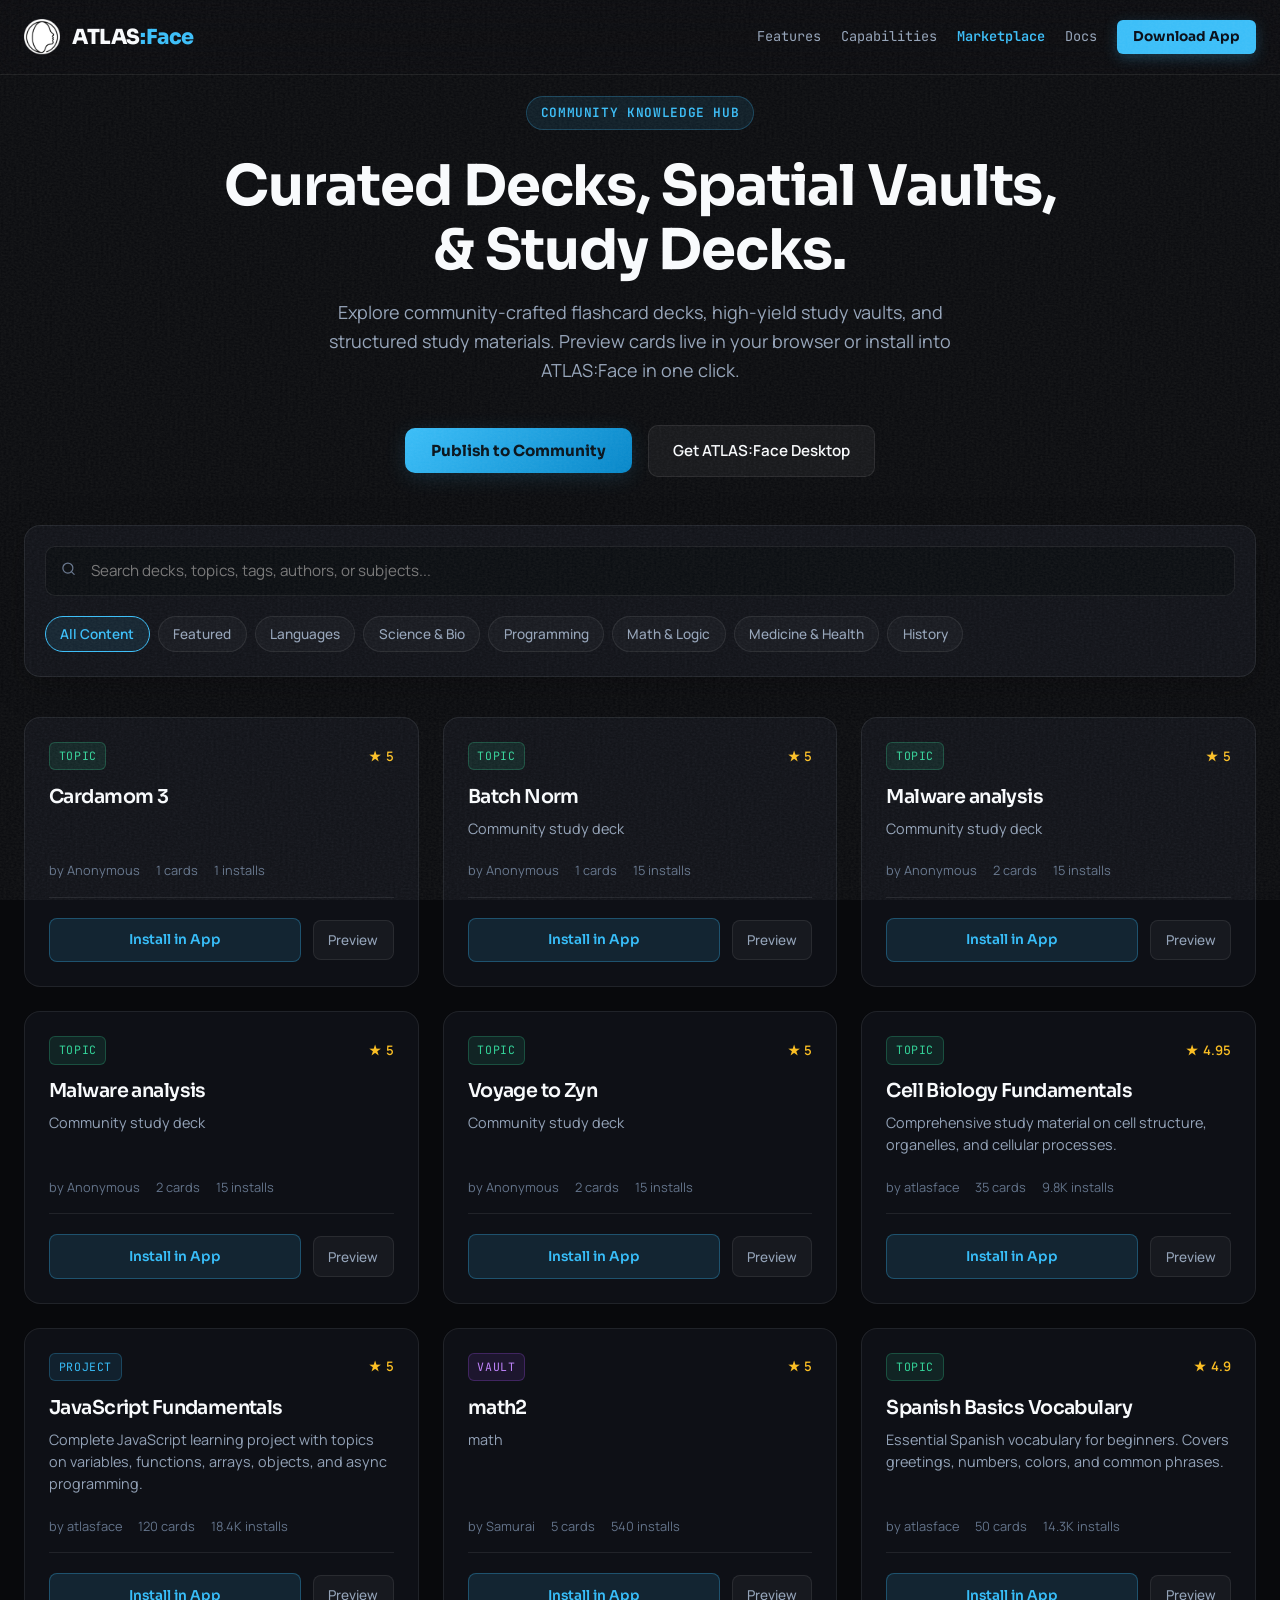
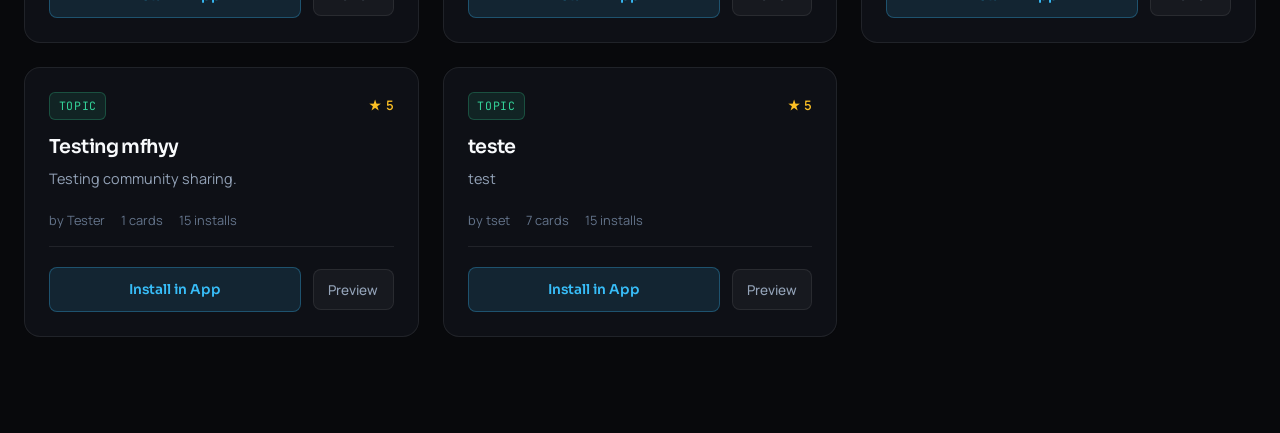
<file: marketplace.html>
<!DOCTYPE html>
<html lang="en">
  <head>
    <meta charset="UTF-8" />
    <link rel="icon" type="image/png" href="favicon.png" />
    <meta name="viewport" content="width=device-width, initial-scale=1.0" />
    <title>Community Marketplace · ATLAS:Face</title>
    <meta name="description" content="Discover, preview, and install community study decks, spatial vaults, and custom plugins for ATLAS:Face.">
    <meta name="theme-color" content="#08090c" />
    <link rel="preconnect" href="https://fonts.googleapis.com">
    <link href="https://fonts.googleapis.com/css2?family=Manrope:wght@300;400;500;600;700;800&family=Sora:wght@300;400;500;600;700;800&family=JetBrains+Mono:wght@400;500;600&display=swap" rel="stylesheet">
    <script type="module" crossorigin src="./assets/marketplace-YW-M7Z8p.js"></script>
    <link rel="modulepreload" crossorigin href="./assets/style-CBMBsLpK.js">
    <link rel="stylesheet" crossorigin href="./assets/style-CnVQhHcg.css">
    <link rel="stylesheet" crossorigin href="./assets/marketplace-DZaJ-b9q.css">
  </head>
  <body>
    <!-- App Noise SVG Texture -->
    <svg class="grain-svg" viewBox="0 0 400 400" preserveAspectRatio="none" xmlns="http://www.w3.org/2000/svg" aria-hidden="true">
      <filter id="noiseFilter">
        <feTurbulence type="fractalNoise" baseFrequency="1.25" numOctaves="2" seed="23" stitchTiles="stitch"/>
        <feColorMatrix type="saturate" values="0"/>
        <feComponentTransfer>
          <feFuncR type="discrete" tableValues=".32 .46 .58 .7 .82 1"/>
          <feFuncG type="discrete" tableValues=".32 .46 .58 .7 .82 1"/>
          <feFuncB type="discrete" tableValues=".32 .46 .58 .7 .82 1"/>
          <feFuncA type="table" tableValues="0 .68"/>
        </feComponentTransfer>
      </filter>
      <rect width="100%" height="100%" filter="url(#noiseFilter)"/>
    </svg>

    <!-- Header / Navbar -->
    <nav class="navbar">
      <div class="nav-container">
        <a href="index.html" class="logo">
          <img src="final.webp" alt="ATLAS:Face Logo" width="28" height="28" decoding="async" />
          <span class="logo-text">ATLAS<span class="logo-accent">:Face</span></span>
        </a>
        <div class="nav-links">
          <a href="index.html#features" class="nav-link">Features</a>
          <a href="index.html#capabilities" class="nav-link">Capabilities</a>
          <a href="marketplace.html" class="nav-link" style="color: var(--mp-accent); font-weight: 600;">Marketplace</a>
          <a href="docs.html" class="nav-link">Docs</a>
          <a href="index.html#download" class="btn-primary btn-nav">Download App</a>
        </div>
      </div>
    </nav>

    <main id="main-content" class="mp-container">
      <!-- Hero Section -->
      <section class="mp-hero">
        <div class="mp-eyebrow">
          <span>Community Knowledge Hub</span>
        </div>
        <h1 class="mp-title">
          Curated Decks, Spatial Vaults,<br />
          <span class="gradient-text">&amp; Study Decks.</span>
        </h1>
        <p class="mp-subtitle">
          Explore community-crafted flashcard decks, high-yield study vaults, and structured study materials. Preview cards live in your browser or install into ATLAS:Face in one click.
        </p>

        <div class="mp-hero-actions">
          <button id="btn-open-publish" class="btn-mp-publish">
            <span>Publish to Community</span>
          </button>
          <a href="index.html#download" class="btn-mp-secondary">
            <span>Get ATLAS:Face Desktop</span>
          </a>
        </div>
      </section>

      <!-- Filter and Search Controls -->
      <section class="mp-controls">
        <div class="mp-search-bar">
          <span class="mp-search-icon">
            <svg width="15" height="15" viewBox="0 0 24 24" fill="none" stroke="currentColor" stroke-width="2" stroke-linecap="round" stroke-linejoin="round"><circle cx="11" cy="11" r="8"></circle><line x1="21" y1="21" x2="16.65" y2="16.65"></line></svg>
          </span>
          <input type="text" id="mp-search" class="mp-search-input" placeholder="Search decks, topics, tags, authors, or subjects..." />
        </div>

        <div class="mp-filter-chips">
          <button class="mp-chip active" data-category="all">All Content</button>
          <button class="mp-chip" data-category="featured">Featured</button>
          <button class="mp-chip" data-category="languages">Languages</button>
          <button class="mp-chip" data-category="science">Science &amp; Bio</button>
          <button class="mp-chip" data-category="programming">Programming</button>
          <button class="mp-chip" data-category="math">Math &amp; Logic</button>
          <button class="mp-chip" data-category="health">Medicine &amp; Health</button>
          <button class="mp-chip" data-category="history">History</button>
        </div>
      </section>

      <!-- Marketplace Cards Grid -->
      <section id="mp-grid" class="mp-grid">
        <!-- Rendered dynamically by marketplace.js -->
      </section>
    </main>

    <!-- 3D Interactive Card Preview Modal -->
    <div id="preview-modal-overlay" class="mp-modal-overlay">
      <div class="mp-modal" role="dialog" aria-label="Deck Preview">
        <button id="preview-modal-close" class="mp-modal-close" title="Close preview">✕</button>
        
        <div style="margin-bottom: 1rem;">
          <span class="mp-eyebrow" style="margin-bottom: 0.5rem; font-size: 0.7rem;">Interactive Preview</span>
          <h2 id="preview-deck-title" style="font-family: 'Sora', sans-serif; font-size: 1.4rem; color: #fff; margin-bottom: 0.2rem;">Spanish Essentials</h2>
          <span id="preview-deck-author" style="font-family: 'Manrope', sans-serif; font-size: 0.85rem; color: var(--mp-text-secondary);">by Elena Rostova</span>
        </div>

        <!-- 3D Flashcard Stage -->
        <div id="flashcard-stage" class="mp-flashcard-stage" title="Click card to flip">
          <div class="mp-flashcard-inner">
            <!-- Front Face -->
            <div class="mp-card-face front">
              <span class="mp-card-side-label">Front (Question / Prompt)</span>
              <p id="card-front-text" class="mp-card-prompt">¿Cómo te llamas?</p>
              <span class="mp-card-flip-hint">Click card to flip</span>
            </div>
            <!-- Back Face -->
            <div class="mp-card-face back">
              <span class="mp-card-side-label" style="color: var(--mp-accent);">Back (Answer / Recall)</span>
              <p id="card-back-text" class="mp-card-prompt" style="color: #38bdf8;">What is your name? (Informal)</p>
              <span class="mp-card-flip-hint">Click to flip back</span>
            </div>
          </div>
        </div>

        <!-- Card Nav Controls -->
        <div class="mp-preview-controls">
          <button id="prev-card-btn" class="mp-preview-nav-btn">← Previous</button>
          <span id="card-progress-indicator" class="mp-preview-indicator">Card 1 of 5</span>
          <button id="next-card-btn" class="mp-preview-nav-btn">Next →</button>
        </div>

        <!-- Direct Install Call to Action -->
        <div style="margin-top: 1.75rem; padding-top: 1rem; border-top: 1px solid var(--mp-border); text-align: center;">
          <a id="preview-install-btn" href="atlasface://marketplace/install" class="btn-mp-publish" style="width: 100%; justify-content: center; text-decoration: none;">
            <span>Install Full Deck in ATLAS:Face</span>
          </a>
        </div>
      </div>
    </div>

    <!-- Web Publish Modal -->
    <div id="publish-modal-overlay" class="mp-modal-overlay">
      <div class="mp-modal" role="dialog" aria-label="Publish to Community">
        <button id="publish-modal-close" class="mp-modal-close" title="Close modal">✕</button>

        <div style="margin-bottom: 1.25rem;">
          <h2 style="font-family: 'Sora', sans-serif; font-size: 1.4rem; color: #fff; margin-bottom: 0.35rem;">Publish to Community</h2>
          <p style="font-family: 'Manrope', sans-serif; font-size: 0.9rem; color: var(--mp-text-secondary);">
            Share your flashcard decks, topics, or study vaults with the worldwide ATLAS:Face community.
          </p>
        </div>

        <!-- File Upload Dropzone -->
        <div id="publish-dropzone" class="mp-dropzone">
          <input type="file" id="publish-file-input" accept=".json,.atlasdeck" style="display: none;" />
          <div style="margin-bottom: 0.75rem; color: var(--mp-accent);">
            <svg width="32" height="32" viewBox="0 0 24 24" fill="none" stroke="currentColor" stroke-width="1.75" stroke-linecap="round" stroke-linejoin="round"><path d="M22 19a2 2 0 0 1-2 2H4a2 2 0 0 1-2-2V5a2 2 0 0 1 2-2h5l2 3h9a2 2 0 0 1 2 2z"></path><line x1="12" y1="11" x2="12" y2="17"></line><line x1="9" y1="14" x2="15" y2="14"></line></svg>
          </div>
          <div id="dropzone-text">
            <strong>Drag &amp; drop your .atlasdeck or JSON file here</strong><br />
            <span style="color: var(--mp-text-muted); font-size: 0.8rem;">or click to browse files from your computer</span>
          </div>
        </div>

        <!-- Metadata Form -->
        <div class="mp-form-group">
          <label class="mp-form-label">Deck / Topic Title *</label>
          <input type="text" id="publish-name" class="mp-form-input" placeholder="e.g., Medical Pharmacology - Antibiotics" />
        </div>

        <div class="mp-form-group">
          <label class="mp-form-label">Description</label>
          <textarea id="publish-desc" class="mp-form-textarea" rows="2" placeholder="Summary of topics, units, or key concepts covered..."></textarea>
        </div>

        <div style="display: grid; grid-template-columns: 1fr 1fr; gap: 1rem;">
          <div class="mp-form-group">
            <label class="mp-form-label">Category</label>
            <select id="publish-category" class="mp-form-select">
              <option value="languages">Languages</option>
              <option value="science">Science</option>
              <option value="programming">Programming</option>
              <option value="medicine">Medicine</option>
              <option value="history">History</option>
              <option value="other">Other</option>
            </select>
          </div>
          <div class="mp-form-group">
            <label class="mp-form-label">Author Name</label>
            <input type="text" id="publish-author" class="mp-form-input" placeholder="Your Name or Nickname" />
          </div>
        </div>

        <div class="mp-form-group">
          <label class="mp-form-label">Tags (comma-separated)</label>
          <input type="text" id="publish-tags" class="mp-form-input" placeholder="biology, cells, ap, exam" />
        </div>

        <div style="display: flex; justify-content: flex-end; gap: 0.75rem; margin-top: 1.5rem;">
          <button id="publish-cancel-btn" class="btn-mp-secondary">Cancel</button>
          <button id="publish-submit-btn" class="btn-mp-publish">Publish to Community</button>
        </div>
      </div>
    </div>

    <!-- Scripts -->
  </body>
</html>
</file>
<file: assets/style-CnVQhHcg.css>
:root{--bg-main: #08090c;--bg-surface: rgba(255, 255, 255, .03);--bg-surface-hover: rgba(255, 255, 255, .06);--bg-card: rgba(18, 20, 26, .7);--border-subtle: rgba(255, 255, 255, .08);--border-hover: rgba(255, 255, 255, .18);--border-accent: rgba(56, 189, 248, .3);--text-primary: #f8fafc;--text-secondary: #94a3b8;--text-muted: #64748b;--accent-cyan: #38bdf8;--accent-blue: #3b82f6;--accent-amber: #f59e0b;--font-sans: "Sora", "Manrope", -apple-system, BlinkMacSystemFont, sans-serif;--font-body: "Manrope", -apple-system, BlinkMacSystemFont, sans-serif;--font-mono: "JetBrains Mono", monospace;--radius-sm: 8px;--radius-md: 12px;--radius-lg: 20px;--radius-xl: 28px;--shadow-subtle: 0 20px 50px rgba(0, 0, 0, .5);--shadow-strong: 0 30px 90px rgba(0, 0, 0, .8)}*{box-sizing:border-box;margin:0;padding:0}html{scroll-behavior:smooth;color-scheme:dark}body{font-family:var(--font-body);background-color:var(--bg-main);color:var(--text-primary);line-height:1.6;overflow-x:hidden;-webkit-font-smoothing:antialiased}.grain-svg{position:fixed;top:0;left:0;width:100vw;height:100vh;min-width:100%;min-height:100%;object-fit:cover;pointer-events:none;z-index:9999;opacity:.12;mix-blend-mode:screen}.section-container{width:min(1200px,calc(100% - 3rem));margin:0 auto}.text-center{text-align:center}h1,h2,h3,h4{font-family:var(--font-sans);color:var(--text-primary);letter-spacing:-.03em;line-height:1.15}.hero-highlight,.text-gradient{color:var(--accent-cyan);display:inline-block}.section-eyebrow{font-family:var(--font-mono);font-size:.8rem;font-weight:600;letter-spacing:.1em;color:var(--accent-cyan);margin-bottom:.75rem;text-transform:uppercase}.section-title{font-size:clamp(2.2rem,4vw,3.4rem);font-weight:700;margin-bottom:1rem}.section-subtitle{font-size:clamp(1.05rem,1.8vw,1.25rem);color:var(--text-secondary);max-width:680px;margin:0 auto}.navbar{position:fixed;top:0;left:0;right:0;z-index:100;padding:1.2rem 0;background:#08090cbf;backdrop-filter:blur(20px);-webkit-backdrop-filter:blur(20px);border-bottom:1px solid var(--border-subtle);transition:all .3s ease}.navbar.scrolled{padding:.85rem 0;background:#08090ceb;box-shadow:0 10px 30px #0006}.nav-container{width:min(1280px,calc(100% - 3rem));margin:0 auto;display:flex;align-items:center;justify-content:space-between}.logo{display:flex;align-items:center;gap:.75rem;text-decoration:none;color:var(--text-primary)}.logo img{height:36px;width:auto}.logo-text{font-family:var(--font-sans);font-size:1.3rem;font-weight:800;letter-spacing:-.02em}.logo-accent{color:var(--accent-cyan)}.nav-links{display:flex;align-items:center;gap:20px}.nav-link{font-family:var(--font-mono);font-size:.85rem;color:var(--text-secondary);text-decoration:none;transition:color .2s ease}.nav-link:hover{color:var(--accent-cyan)}.btn-primary{display:inline-flex;align-items:center;justify-content:center;gap:.6rem;background:var(--accent-cyan);color:#040914;font-family:var(--font-sans);font-weight:700;font-size:.95rem;padding:.65rem 1.4rem;border-radius:var(--radius-md);text-decoration:none;border:none;cursor:pointer;transition:all .25s ease;box-shadow:0 4px 14px #38bdf840}.btn-primary:hover{background:#7dd3fc;transform:translateY(-1px);box-shadow:0 6px 20px #38bdf866}.nav-links .btn-nav{padding:6px 16px;font-size:.85rem;border-radius:6px}.btn-secondary{display:inline-flex;align-items:center;justify-content:center;gap:.6rem;background:var(--bg-surface);color:var(--text-primary);font-family:var(--font-sans);font-weight:600;font-size:.95rem;padding:.65rem 1.4rem;border-radius:var(--radius-md);text-decoration:none;border:1px solid var(--border-subtle);cursor:pointer;transition:all .25s ease}.btn-secondary:hover{background:var(--bg-surface-hover);border-color:var(--border-hover);transform:translateY(-1px)}.btn-primary.btn-hero{background:linear-gradient(135deg,#38bdf840,#3b82f640);border:1.5px solid var(--accent-cyan);color:#fff;font-size:1rem;font-weight:700;padding:.9rem 1.8rem;border-radius:10px;display:inline-flex;align-items:center;gap:10px;box-shadow:0 0 30px #38bdf84d;transition:all .25s ease}.btn-primary.btn-hero:hover{background:linear-gradient(135deg,#38bdf866,#3b82f666);box-shadow:0 0 40px #38bdf880;transform:translateY(-2px)}.btn-primary.btn-hero .build-tag{font-family:var(--font-mono);font-size:.78rem;font-weight:700;background:var(--accent-cyan);color:#030712;padding:3px 7px;border-radius:4px}.btn-secondary.btn-hero{background:#12141ad9;border:1px solid var(--border-hover);color:var(--text-primary);padding:.9rem 1.4rem;border-radius:10px;font-weight:600;transition:all .2s ease}.btn-secondary.btn-hero:hover{border-color:#fff6}.btn-secondary.btn-hero .build-tag{font-family:var(--font-mono);font-size:.75rem;font-weight:600;background:#ffffff14;color:var(--text-secondary);padding:2px 6px;border-radius:4px;margin-left:6px}.btn-icon{width:20px;height:20px}.hero-section{padding-top:7.5rem;padding-bottom:5.5rem;position:relative}.hero-container{width:min(1140px,calc(100% - 3rem));margin:0 auto;display:flex;flex-direction:column;align-items:center;text-align:center}.hero-title{font-size:clamp(2.8rem,5.5vw,4.6rem);font-weight:800;max-width:900px;margin-bottom:1.5rem}.hero-subtitle{font-size:clamp(1.1rem,2vw,1.35rem);color:var(--text-secondary);max-width:720px;margin-bottom:2.5rem;line-height:1.6}.hero-actions{display:flex;flex-wrap:wrap;align-items:center;justify-content:center;gap:1rem;margin-bottom:4rem;position:relative;z-index:10}.download-dropdown-wrapper{position:relative}.dropdown-trigger{cursor:pointer}.dropdown-menu{position:absolute;top:calc(100% + 8px);left:50%;transform:translate(-50%) translateY(10px);width:280px;background:#0f1117;border:1px solid var(--border-hover);border-radius:var(--radius-md);padding:.5rem;box-shadow:0 20px 40px #000c;opacity:0;visibility:hidden;transition:all .2s ease;z-index:50}.download-dropdown-wrapper.is-open .dropdown-menu{opacity:1;visibility:visible;transform:translate(-50%) translateY(0)}.dropdown-item{display:flex;flex-direction:column;padding:.6rem .8rem;border-radius:var(--radius-sm);text-decoration:none;transition:background .2s ease;text-align:left}.dropdown-item:hover{background:#ffffff12}.dropdown-item strong{color:var(--text-primary);font-size:.92rem}.dropdown-item span{color:var(--text-muted);font-size:.8rem}.hero-mockup-wrapper{width:100%;max-width:1080px;margin-top:1rem}.window-frame{border-radius:var(--radius-lg);border:1px solid var(--border-subtle);background:#0d0e14;box-shadow:var(--shadow-strong),0 0 0 1px #ffffff0d;overflow:hidden;transition:transform .4s ease,border-color .4s ease}.window-frame:hover{border-color:#ffffff26}.window-header{height:42px;background:#13151d;border-bottom:1px solid var(--border-subtle);display:flex;align-items:center;justify-content:space-between;padding:0 1.2rem}.window-dots{display:flex;align-items:center;gap:8px}.dot{width:11px;height:11px;border-radius:50%}.dot-close{background:#ef4444}.dot-minimize{background:#f59e0b}.dot-expand{background:#10b981}.window-title{font-family:var(--font-mono);font-size:.82rem;color:var(--text-muted)}.window-badge-pill{font-family:var(--font-mono);font-size:.72rem;color:var(--accent-cyan);background:#38bdf81a;padding:.2rem .6rem;border-radius:999px;border:1px solid rgba(56,189,248,.2)}.window-body{position:relative;background:#000;overflow:hidden}.mockup-img{width:100%;height:auto;display:block;opacity:.95}.studio-section{padding:7rem 0;background:linear-gradient(180deg,var(--bg-main) 0%,#0d0f15 100%);border-top:1px solid var(--border-subtle)}.studio-tabs-nav{display:flex;flex-wrap:wrap;justify-content:center;gap:.6rem;margin-top:3rem;margin-bottom:3.5rem}.studio-tab{display:inline-flex;align-items:center;gap:.5rem;padding:.75rem 1.4rem;border-radius:999px;background:var(--bg-surface);border:1px solid var(--border-subtle);color:var(--text-secondary);font-family:var(--font-sans);font-size:.92rem;font-weight:600;cursor:pointer;transition:all .25s ease}.studio-tab:hover{color:var(--text-primary);background:var(--bg-surface-hover);border-color:var(--border-hover)}.studio-tab.active{color:#040914;background:var(--accent-cyan);border-color:var(--accent-cyan);font-weight:700;box-shadow:0 4px 16px #38bdf84d}.studio-content-wrapper{position:relative;width:100%}.studio-panel{display:none;opacity:0;transition:opacity .35s ease}.studio-panel.active{display:block;opacity:1}.panel-layout{display:grid;grid-template-columns:1fr 1.35fr;gap:3.5rem;align-items:center}.panel-info{display:flex;flex-direction:column;align-items:flex-start}.panel-tag{font-family:var(--font-mono);font-size:.78rem;color:var(--accent-cyan);background:#38bdf81a;padding:.3rem .75rem;border-radius:999px;border:1px solid rgba(56,189,248,.2);margin-bottom:1.2rem;text-transform:uppercase}.panel-info h3{font-size:clamp(1.8rem,3vw,2.5rem);font-weight:700;margin-bottom:1rem}.panel-info p{color:var(--text-secondary);font-size:1.05rem;line-height:1.65;margin-bottom:1.8rem}.panel-bullets{list-style:none;display:flex;flex-direction:column;gap:.75rem}.panel-bullets li{display:flex;align-items:center;gap:.6rem;color:var(--text-primary);font-size:.95rem;font-weight:500}.panel-bullets li:before{content:"✓";color:var(--accent-cyan);font-weight:800;font-family:var(--font-mono)}.panel-media{width:100%}.media-frame{border-radius:var(--radius-lg);border:1px solid var(--border-subtle);background:#000;overflow:hidden;box-shadow:var(--shadow-strong)}.media-frame img,.media-frame video{width:100%;height:auto;display:block;object-fit:cover}.capabilities-section{padding:7rem 0;border-top:1px solid var(--border-subtle)}.capabilities-grid{display:grid;grid-template-columns:repeat(auto-fit,minmax(320px,1fr));gap:1px;background:#ffffff12;border:1px solid rgba(255,255,255,.07);border-radius:16px;overflow:hidden;margin-top:3.5rem}.capability-card{background:#0d0f14;border:none;border-radius:0;padding:2.25rem;transition:background .25s ease}.capability-card:hover{background:#12151c;transform:none}.capability-icon{width:44px;height:44px;border-radius:50%;background:#38bdf80f;border:1px solid rgba(56,189,248,.22);color:var(--accent-cyan);display:flex;align-items:center;justify-content:center;margin-bottom:1.25rem;transition:all .25s ease}.capability-card:hover .capability-icon{border-color:#38bdf873;background:#38bdf81f;color:#fff}.capability-card h3{font-size:1.1rem;font-weight:600;color:var(--text-primary);margin-bottom:.5rem}.capability-card p{font-size:.9rem;color:var(--text-muted);line-height:1.55}.capability-card .path-display{font-family:var(--font-mono);font-size:.72rem;color:var(--text-muted);margin-top:.85rem;display:inline-flex;align-items:center;gap:6px}.capability-card .path-display svg{color:var(--accent-amber)}.community-cta-section{padding:4rem 0 7rem}.community-card{background:radial-gradient(120% 120% at 50% 0%,#38bdf81f,#12141af2 60%,#08090c);border:1px solid var(--border-hover);border-radius:var(--radius-xl);padding:4rem 3.5rem;position:relative;overflow:hidden;box-shadow:0 30px 80px #000c,0 0 60px #38bdf814;text-align:center}.community-card:before{content:"";position:absolute;top:0;left:15%;right:15%;height:1px;background:linear-gradient(90deg,transparent,rgba(56,189,248,.6),transparent)}.community-card-content{max-width:740px;margin:0 auto}.community-badge-top{display:inline-flex;align-items:center;gap:8px;font-family:var(--font-mono);font-size:.75rem;font-weight:600;letter-spacing:.1em;text-transform:uppercase;color:var(--accent-cyan);background:#38bdf814;border:1px solid rgba(56,189,248,.2);border-radius:999px;padding:.35rem .9rem;margin-bottom:1.5rem}.community-badge-top svg{width:16px;height:16px}.community-card h2{font-family:var(--font-sans);font-size:clamp(1.8rem,3.2vw,2.5rem);font-weight:800;letter-spacing:-.025em;line-height:1.2;color:#fff;margin-bottom:1rem}.community-card p{color:var(--text-secondary);font-size:1.1rem;line-height:1.65;margin-bottom:2rem}.community-card-actions{display:flex;flex-wrap:wrap;gap:1rem;justify-content:center;align-items:center}.btn-lg{padding:.85rem 1.8rem;font-size:1rem;border-radius:var(--radius-md);text-decoration:none;font-weight:700;display:inline-flex;align-items:center;gap:.6rem}.download-section{padding:6rem 0;border-top:1px solid var(--border-subtle);background:#06070a}.download-grid{display:grid;grid-template-columns:repeat(auto-fit,minmax(200px,1fr));gap:1rem;margin-top:3.5rem}.download-card{display:flex;flex-direction:column;align-items:flex-start;padding:1.4rem 1.2rem;background:var(--bg-surface);border:1px solid var(--border-subtle);border-radius:var(--radius-md);text-decoration:none;transition:all .25s ease;text-align:left}.download-card:hover{background:var(--bg-surface-hover);border-color:var(--border-accent);transform:translateY(-2px)}.download-card.primary{border-color:#38bdf866;background:#38bdf814}.download-card.primary:hover{background:#38bdf826}.download-card-icon{width:28px;height:28px;color:var(--text-primary);margin-bottom:1rem}.download-card-icon svg{width:100%;height:100%}.download-card-text{display:flex;flex-direction:column}.platform-name{font-family:var(--font-mono);font-size:.78rem;color:var(--text-muted);text-transform:uppercase;letter-spacing:.05em;margin-bottom:.2rem}.download-card-text strong{color:var(--text-primary);font-size:.95rem;font-weight:700}.footer{padding:3rem 0;border-top:1px solid var(--border-subtle);background:#040507}.footer-container{width:min(1200px,calc(100% - 3rem));margin:0 auto;display:flex;flex-wrap:wrap;align-items:center;justify-content:space-between;gap:1.5rem}.footer-brand{display:flex;align-items:center;gap:.8rem}.footer-brand img{height:28px;opacity:.7}.footer-brand-name{font-family:var(--font-sans);font-weight:700;font-size:1.1rem;color:var(--text-primary)}.footer-copy{color:var(--text-muted);font-size:.85rem;margin-left:1rem}.footer-links{display:flex;align-items:center;gap:1.5rem}.footer-links a{color:var(--text-secondary);font-size:.9rem;text-decoration:none;transition:color .2s ease}.footer-links a:hover{color:var(--text-primary)}.docs-body{background:var(--bg-main);color:var(--text-primary);font-family:var(--font-body)}.docs-navbar{background:#08090ce6;backdrop-filter:blur(16px);-webkit-backdrop-filter:blur(16px);border-bottom:1px solid var(--border-subtle)}.docs-navbar .nav-links{display:flex;align-items:center;gap:20px}.docs-navbar .nav-link{font-family:var(--font-mono);font-size:.85rem;color:var(--text-secondary);text-decoration:none;transition:color .2s ease;display:inline-flex;align-items:center}.docs-navbar .nav-link:hover{color:var(--text-primary)}.docs-navbar .nav-link.active{color:var(--accent-cyan);font-weight:600}.docs-navbar .btn-nav{padding:6px 14px;font-size:.85rem;border-radius:6px}.docs-shell{width:min(1280px,calc(100% - 3rem));margin:0 auto;padding:8rem 0 6rem}.docs-hero{max-width:900px;margin-bottom:4rem;padding-bottom:3rem;border-bottom:1px solid var(--border-subtle)}.docs-kicker{font-family:var(--font-mono);font-size:.8rem;font-weight:600;letter-spacing:.12em;text-transform:uppercase;color:var(--accent-cyan);margin-bottom:.85rem}.docs-hero h1{font-size:clamp(2.4rem,4.5vw,3.8rem);font-weight:700;letter-spacing:-.03em;line-height:1.15;color:var(--text-primary);margin-bottom:1.25rem}.docs-hero-lead{font-size:1.12rem;line-height:1.75;color:var(--text-secondary);margin-bottom:2rem}.docs-hero-actions{display:flex;flex-wrap:wrap;align-items:center;gap:1rem}.docs-layout{display:grid;grid-template-columns:240px 1fr;gap:3.5rem;align-items:start}.docs-toc{position:sticky;top:6rem;max-height:calc(100vh - 8rem);overflow-y:auto;padding-right:1rem;display:flex;flex-direction:column;gap:2px}.docs-toc::-webkit-scrollbar{width:4px}.docs-toc::-webkit-scrollbar-thumb{background:var(--border-subtle);border-radius:4px}.docs-toc-header{font-family:var(--font-mono);font-size:.72rem;font-weight:600;text-transform:uppercase;letter-spacing:.1em;color:var(--text-muted);padding:.5rem .75rem;margin-bottom:.25rem}.docs-toc a{color:var(--text-secondary);text-decoration:none;font-size:.88rem;padding:.45rem .75rem;border-radius:6px;transition:all .2s ease;line-height:1.4}.docs-toc a:hover{color:var(--text-primary);background:#ffffff0a}.docs-content{min-width:0;max-width:860px}.docs-section{scroll-margin-top:6rem;padding-bottom:3.5rem;margin-bottom:3.5rem;border-bottom:1px solid var(--border-subtle)}.docs-section:last-of-type{border-bottom:none}.docs-section h2{font-size:clamp(1.6rem,2.5vw,2.1rem);font-weight:700;letter-spacing:-.02em;color:var(--text-primary);margin-bottom:1rem;line-height:1.25}.docs-section p{font-size:1rem;line-height:1.75;color:var(--text-secondary);margin-bottom:1.25rem}.docs-section p strong,.docs-grid strong{color:var(--text-primary)}.docs-section code,p code,li code{font-family:var(--font-mono);font-size:.86em;color:var(--accent-cyan);background:#38bdf814;padding:.15em .4em;border-radius:4px;border:1px solid rgba(56,189,248,.15)}.docs-grid{display:grid;gap:1.25rem;margin:1.75rem 0}.docs-grid.two-col{grid-template-columns:repeat(auto-fit,minmax(280px,1fr))}.docs-grid.three-col{grid-template-columns:repeat(auto-fit,minmax(220px,1fr))}.docs-grid>div{padding:1.5rem;border:1px solid var(--border-subtle);border-radius:var(--radius-md);background:var(--bg-card);transition:border-color .2s ease,transform .2s ease}.docs-grid>div:hover{border-color:var(--border-hover);transform:translateY(-2px)}.docs-grid h3{font-size:1.1rem;font-weight:600;color:var(--text-primary);margin-bottom:.6rem}.docs-grid p{font-size:.92rem;color:var(--text-secondary);line-height:1.6;margin-bottom:0}.docs-grid ul{padding-left:1.2rem;margin:.5rem 0 0;color:var(--text-secondary);font-size:.92rem;line-height:1.65}.docs-grid li{margin-bottom:.4rem}.docs-list{display:flex;flex-direction:column;gap:.85rem;margin:1.75rem 0}.docs-list>div{display:flex;flex-direction:column;gap:.35rem;padding:1.2rem 1.4rem;background:var(--bg-card);border:1px solid var(--border-subtle);border-radius:var(--radius-md);transition:border-color .2s ease}.docs-list>div:hover{border-color:var(--border-hover)}.docs-list strong{font-size:1rem;font-weight:600;color:var(--text-primary)}.docs-list span{font-size:.92rem;color:var(--text-secondary);line-height:1.6}.code-panel{background:#090b10;border:1px solid var(--border-subtle);border-radius:var(--radius-md);padding:1.25rem 1.5rem;margin:1.5rem 0;overflow-x:auto}.code-panel.compact{padding:1rem 1.25rem}.code-title{font-family:var(--font-mono);font-size:.75rem;font-weight:600;text-transform:uppercase;letter-spacing:.08em;color:var(--text-muted);margin-bottom:.75rem;padding-bottom:.5rem;border-bottom:1px solid rgba(255,255,255,.06)}.code-panel pre{margin:0;font-family:var(--font-mono);font-size:.88rem;line-height:1.6}.code-panel code{font-family:var(--font-mono);color:var(--accent-cyan);background:transparent;border:none;padding:0}.docs-link-row{display:flex;flex-wrap:wrap;gap:.75rem;margin:1.5rem 0}.docs-link-row a{display:inline-flex;align-items:center;gap:.5rem;padding:.5rem 1rem;background:#38bdf80f;border:1px solid rgba(56,189,248,.18);border-radius:var(--radius-sm);color:var(--accent-cyan);font-size:.86rem;font-weight:500;text-decoration:none;transition:all .2s ease}.docs-link-row a:hover{background:#38bdf824;border-color:#38bdf866;transform:translateY(-1px)}.docs-final{background:linear-gradient(135deg,#181c26e6,#0c0e14f2);border:1px solid rgba(56,189,248,.25);border-radius:var(--radius-xl);padding:3.5rem 2.5rem;text-align:center;margin-top:4rem}.docs-final h2{font-size:clamp(1.8rem,3vw,2.3rem);color:var(--text-primary);margin-bottom:.8rem}.docs-final p{max-width:620px;margin:0 auto 2rem;color:var(--text-secondary);font-size:1.05rem}@media (max-width: 960px){.docs-layout{grid-template-columns:1fr;gap:2rem}.docs-toc{display:none}.panel-layout{grid-template-columns:1fr;gap:2rem}}@media (max-width: 640px){.docs-shell{padding:6rem 0 4rem}.nav-links{gap:.8rem}.nav-link{display:none}.hero-actions,.docs-hero-actions{flex-direction:column;width:100%}.docs-hero-actions a,.btn-hero{width:100%;justify-content:center}.download-dropdown-wrapper{width:100%}.studio-tabs-nav{gap:.4rem}.studio-tab{padding:.5rem .9rem;font-size:.82rem}}
</file>
<file: assets/marketplace-DZaJ-b9q.css>
:root{--mp-bg: #08090c;--mp-card-bg: rgba(18, 20, 28, .7);--mp-card-hover: rgba(26, 29, 41, .9);--mp-border: rgba(255, 255, 255, .08);--mp-border-hover: rgba(255, 255, 255, .2);--mp-accent: #38bdf8;--mp-accent-glow: rgba(56, 189, 248, .15);--mp-text-primary: #f8fafc;--mp-text-secondary: #94a3b8;--mp-text-muted: #64748b;--mp-badge-bg: rgba(56, 189, 248, .1);--mp-badge-border: rgba(56, 189, 248, .25);--mp-success: #10b981}.mp-container{max-width:1280px;margin:0 auto;padding:2rem 1.5rem 6rem}.mp-hero{text-align:center;padding:4rem 1rem 3rem;position:relative}.mp-eyebrow{display:inline-flex;align-items:center;gap:.5rem;padding:.35rem .85rem;background:var(--mp-badge-bg);border:1px solid var(--mp-badge-border);border-radius:9999px;font-family:JetBrains Mono,monospace;font-size:.8rem;font-weight:600;color:var(--mp-accent);margin-bottom:1.5rem;letter-spacing:.05em;text-transform:uppercase}.mp-title{font-family:Sora,sans-serif;font-size:clamp(2.2rem,5vw,3.5rem);font-weight:700;line-height:1.15;color:var(--mp-text-primary);margin-bottom:1rem;letter-spacing:-.02em}.mp-subtitle{font-family:Manrope,sans-serif;font-size:1.125rem;color:var(--mp-text-secondary);max-width:680px;margin:0 auto 2.5rem;line-height:1.6}.mp-hero-actions{display:flex;align-items:center;justify-content:center;gap:1rem;flex-wrap:wrap}.btn-mp-publish{display:inline-flex;align-items:center;gap:.5rem;padding:.8rem 1.6rem;background:linear-gradient(135deg,#38bdf8,#0284c7);color:#041019;font-family:Sora,sans-serif;font-weight:700;font-size:.95rem;border-radius:10px;border:none;cursor:pointer;box-shadow:0 4px 20px var(--mp-accent-glow);transition:all .2s cubic-bezier(.16,1,.3,1)}.btn-mp-publish:hover{transform:translateY(-2px);box-shadow:0 6px 28px #38bdf84d;filter:brightness(1.1)}.btn-mp-secondary{display:inline-flex;align-items:center;gap:.5rem;padding:.8rem 1.5rem;background:#ffffff0d;color:var(--mp-text-primary);font-family:Manrope,sans-serif;font-weight:600;font-size:.95rem;border-radius:10px;border:1px solid var(--mp-border);cursor:pointer;text-decoration:none;transition:all .2s ease}.btn-mp-secondary:hover{background:#ffffff14;border-color:var(--mp-border-hover)}.mp-controls{background:var(--mp-card-bg);backdrop-filter:blur(16px);-webkit-backdrop-filter:blur(16px);border:1px solid var(--mp-border);border-radius:16px;padding:1.25rem;margin-bottom:2.5rem;box-shadow:0 8px 32px #0006}.mp-search-bar{position:relative;margin-bottom:1.25rem}.mp-search-icon{position:absolute;left:1rem;top:50%;transform:translateY(-50%);color:var(--mp-text-muted);pointer-events:none}.mp-search-input{width:100%;padding:.85rem 1rem .85rem 2.8rem;background:#08090c99;border:1px solid var(--mp-border);border-radius:10px;color:var(--mp-text-primary);font-family:Manrope,sans-serif;font-size:.95rem;outline:none;transition:border-color .2s ease}.mp-search-input:focus{border-color:var(--mp-accent);box-shadow:0 0 0 2px var(--mp-accent-glow)}.mp-filter-chips{display:flex;align-items:center;gap:.5rem;overflow-x:auto;padding-bottom:.25rem;scrollbar-width:none}.mp-filter-chips::-webkit-scrollbar{display:none}.mp-chip{display:inline-flex;align-items:center;gap:.4rem;padding:.5rem .9rem;background:#ffffff08;border:1px solid var(--mp-border);border-radius:9999px;color:var(--mp-text-secondary);font-family:Manrope,sans-serif;font-size:.85rem;font-weight:500;cursor:pointer;white-space:nowrap;transition:all .2s ease}.mp-chip:hover{background:#ffffff0f;color:var(--mp-text-primary)}.mp-chip.active{background:var(--mp-badge-bg);border-color:var(--mp-accent);color:var(--mp-accent);font-weight:600}.mp-grid{display:grid;grid-template-columns:repeat(auto-fill,minmax(340px,1fr));gap:1.5rem}.mp-card{background:var(--mp-card-bg);backdrop-filter:blur(12px);-webkit-backdrop-filter:blur(12px);border:1px solid var(--mp-border);border-radius:16px;padding:1.5rem;display:flex;flex-direction:column;justify-content:space-between;transition:all .25s cubic-bezier(.16,1,.3,1);position:relative;overflow:hidden}.mp-card:before{content:"";position:absolute;top:0;left:0;right:0;height:2px;background:linear-gradient(90deg,transparent,var(--mp-accent),transparent);opacity:0;transition:opacity .3s ease}.mp-card:hover{transform:translateY(-4px);border-color:var(--mp-border-hover);background:var(--mp-card-hover);box-shadow:0 12px 36px #00000080}.mp-card:hover:before{opacity:1}.mp-card-header{display:flex;align-items:center;justify-content:space-between;margin-bottom:.85rem}.mp-type-badge{display:inline-flex;align-items:center;gap:.35rem;font-family:JetBrains Mono,monospace;font-size:.72rem;text-transform:uppercase;letter-spacing:.05em;padding:.25rem .55rem;border-radius:6px;background:#ffffff0d;color:var(--mp-text-secondary);border:1px solid var(--mp-border)}.mp-type-badge.vault{background:#a855f71a;color:#c084fc;border-color:#a855f740}.mp-type-badge.project{background:#38bdf81a;color:#38bdf8;border-color:#38bdf840}.mp-type-badge.topic{background:#34d3991a;color:#34d399;border-color:#34d39940}.mp-type-badge.plugin{background:#fb923c1a;color:#fb923c;border-color:#fb923c40}.mp-rating{display:flex;align-items:center;gap:.3rem;font-size:.82rem;font-weight:600;color:#fbbf24}.mp-card-title{font-family:Sora,sans-serif;font-size:1.2rem;font-weight:600;color:var(--mp-text-primary);margin-bottom:.5rem;line-height:1.35}.mp-card-desc{font-family:Manrope,sans-serif;font-size:.9rem;color:var(--mp-text-secondary);line-height:1.55;margin-bottom:1.25rem;display:-webkit-box;-webkit-line-clamp:3;-webkit-box-orient:vertical;overflow:hidden}.mp-card-meta{display:flex;align-items:center;gap:1rem;font-size:.8rem;color:var(--mp-text-muted);margin-bottom:1.25rem;padding-bottom:1rem;border-bottom:1px solid var(--mp-border)}.mp-meta-item{display:flex;align-items:center;gap:.35rem}.mp-card-actions{display:flex;align-items:center;gap:.75rem}.btn-card-install{flex:1;display:inline-flex;align-items:center;justify-content:center;gap:.4rem;padding:.65rem 1rem;background:#38bdf81f;border:1px solid rgba(56,189,248,.3);color:var(--mp-accent);font-family:Sora,sans-serif;font-weight:600;font-size:.85rem;border-radius:8px;cursor:pointer;text-decoration:none;transition:all .2s ease}.btn-card-install:hover{background:var(--mp-accent);color:#041019;box-shadow:0 4px 16px var(--mp-accent-glow)}.btn-card-preview{display:inline-flex;align-items:center;justify-content:center;gap:.4rem;padding:.65rem .9rem;background:#ffffff0a;border:1px solid var(--mp-border);color:var(--mp-text-secondary);font-family:Manrope,sans-serif;font-weight:500;font-size:.85rem;border-radius:8px;cursor:pointer;transition:all .2s ease}.btn-card-preview:hover{background:#ffffff14;color:var(--mp-text-primary);border-color:var(--mp-border-hover)}.mp-modal-overlay{position:fixed;top:0;right:0;bottom:0;left:0;background:#040508d9;backdrop-filter:blur(12px);-webkit-backdrop-filter:blur(12px);z-index:9999;display:flex;align-items:center;justify-content:center;padding:1.5rem;opacity:0;pointer-events:none;transition:opacity .25s ease}.mp-modal-overlay.active{opacity:1;pointer-events:auto}.mp-modal{background:#0f1118;border:1px solid var(--mp-border);border-radius:20px;width:100%;max-width:640px;padding:2rem;box-shadow:0 20px 60px #000c;position:relative;transform:scale(.96);transition:transform .25s cubic-bezier(.16,1,.3,1)}.mp-modal-overlay.active .mp-modal{transform:scale(1)}.mp-modal-close{position:absolute;top:1.25rem;right:1.25rem;background:transparent;border:none;color:var(--mp-text-muted);font-size:1.25rem;cursor:pointer;padding:.5rem;transition:color .2s ease}.mp-modal-close:hover{color:var(--mp-text-primary)}.mp-flashcard-stage{perspective:1000px;margin:1.5rem 0;height:260px;cursor:pointer}.mp-flashcard-inner{position:relative;width:100%;height:100%;text-align:center;transition:transform .6s cubic-bezier(.4,.2,.2,1);transform-style:preserve-3d}.mp-flashcard-stage.flipped .mp-flashcard-inner{transform:rotateY(180deg)}.mp-card-face{position:absolute;top:0;right:0;bottom:0;left:0;backface-visibility:hidden;-webkit-backface-visibility:hidden;border-radius:14px;padding:2rem;display:flex;flex-direction:column;align-items:center;justify-content:center;background:linear-gradient(145deg,#141724,#10121d);border:1px solid rgba(255,255,255,.1);box-shadow:0 8px 30px #0006}.mp-card-face.back{transform:rotateY(180deg);background:linear-gradient(145deg,#172033,#0f1624);border-color:#38bdf84d}.mp-card-side-label{position:absolute;top:1rem;left:1.25rem;font-family:JetBrains Mono,monospace;font-size:.72rem;color:var(--mp-text-muted);text-transform:uppercase;letter-spacing:.08em}.mp-card-prompt{font-family:Sora,sans-serif;font-size:1.15rem;font-weight:600;color:var(--mp-text-primary);line-height:1.5}.mp-card-flip-hint{position:absolute;bottom:.85rem;font-size:.75rem;color:var(--mp-text-muted)}.mp-preview-controls{display:flex;align-items:center;justify-content:space-between;margin-top:1.25rem}.mp-preview-nav-btn{padding:.5rem 1rem;background:#ffffff0d;border:1px solid var(--mp-border);color:var(--mp-text-primary);border-radius:8px;cursor:pointer;font-family:Manrope,sans-serif;font-size:.85rem;transition:background .2s ease}.mp-preview-nav-btn:hover:not(:disabled){background:#ffffff1a}.mp-preview-nav-btn:disabled{opacity:.4;cursor:not-allowed}.mp-preview-indicator{font-family:JetBrains Mono,monospace;font-size:.85rem;color:var(--mp-text-muted)}.mp-dropzone{border:2px dashed var(--mp-border);border-radius:12px;padding:2.5rem 1.5rem;text-align:center;background:#08090c66;cursor:pointer;transition:all .2s ease;margin-bottom:1.5rem}.mp-dropzone:hover,.mp-dropzone.dragover{border-color:var(--mp-accent);background:var(--mp-accent-glow)}.mp-form-group{margin-bottom:1.25rem}.mp-form-label{display:block;font-family:Sora,sans-serif;font-size:.85rem;font-weight:600;color:var(--mp-text-primary);margin-bottom:.4rem}.mp-form-input,.mp-form-textarea,.mp-form-select{width:100%;padding:.75rem 1rem;background:#08090c99;border:1px solid var(--mp-border);border-radius:8px;color:var(--mp-text-primary);font-family:Manrope,sans-serif;font-size:.9rem;outline:none}.mp-form-input:focus,.mp-form-textarea:focus,.mp-form-select:focus{border-color:var(--mp-accent)}
</file>
